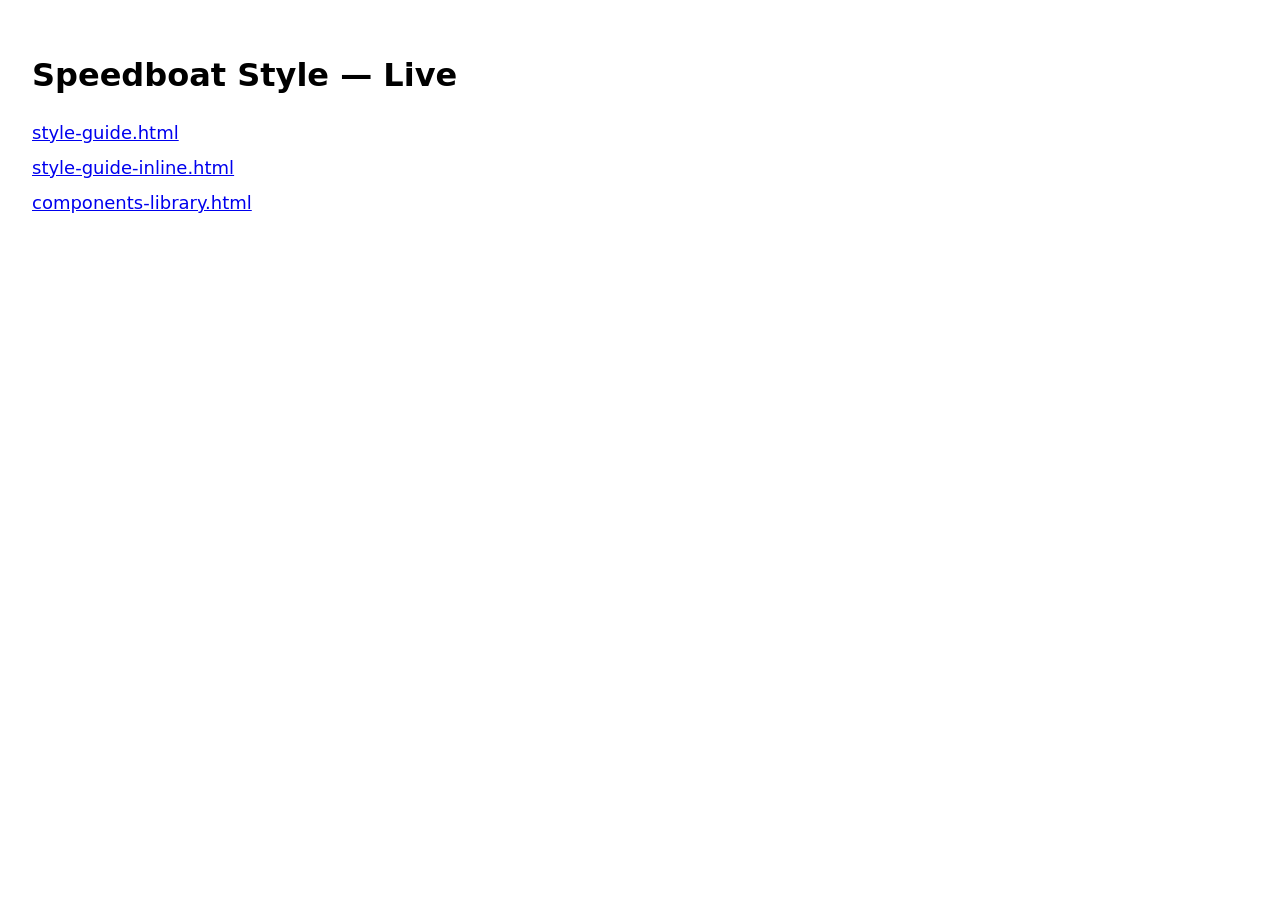
<file: index.html>
<!doctype html>
<html><head><meta charset="utf-8"><meta name="viewport" content="width=device-width, initial-scale=1"><title>Speedboat Style</title>
<style>body{font-family:system-ui,-apple-system,Segoe UI,Roboto,sans-serif;padding:24px;line-height:1.4}a{display:block;margin:10px 0;font-size:18px}</style>
</head><body>
<h1>Speedboat Style — Live</h1>
<a href="./style-guide.html">style-guide.html</a>
<a href="./style-guide-inline.html">style-guide-inline.html</a>
<a href="./components-library.html">components-library.html</a>
</body></html>
</file>
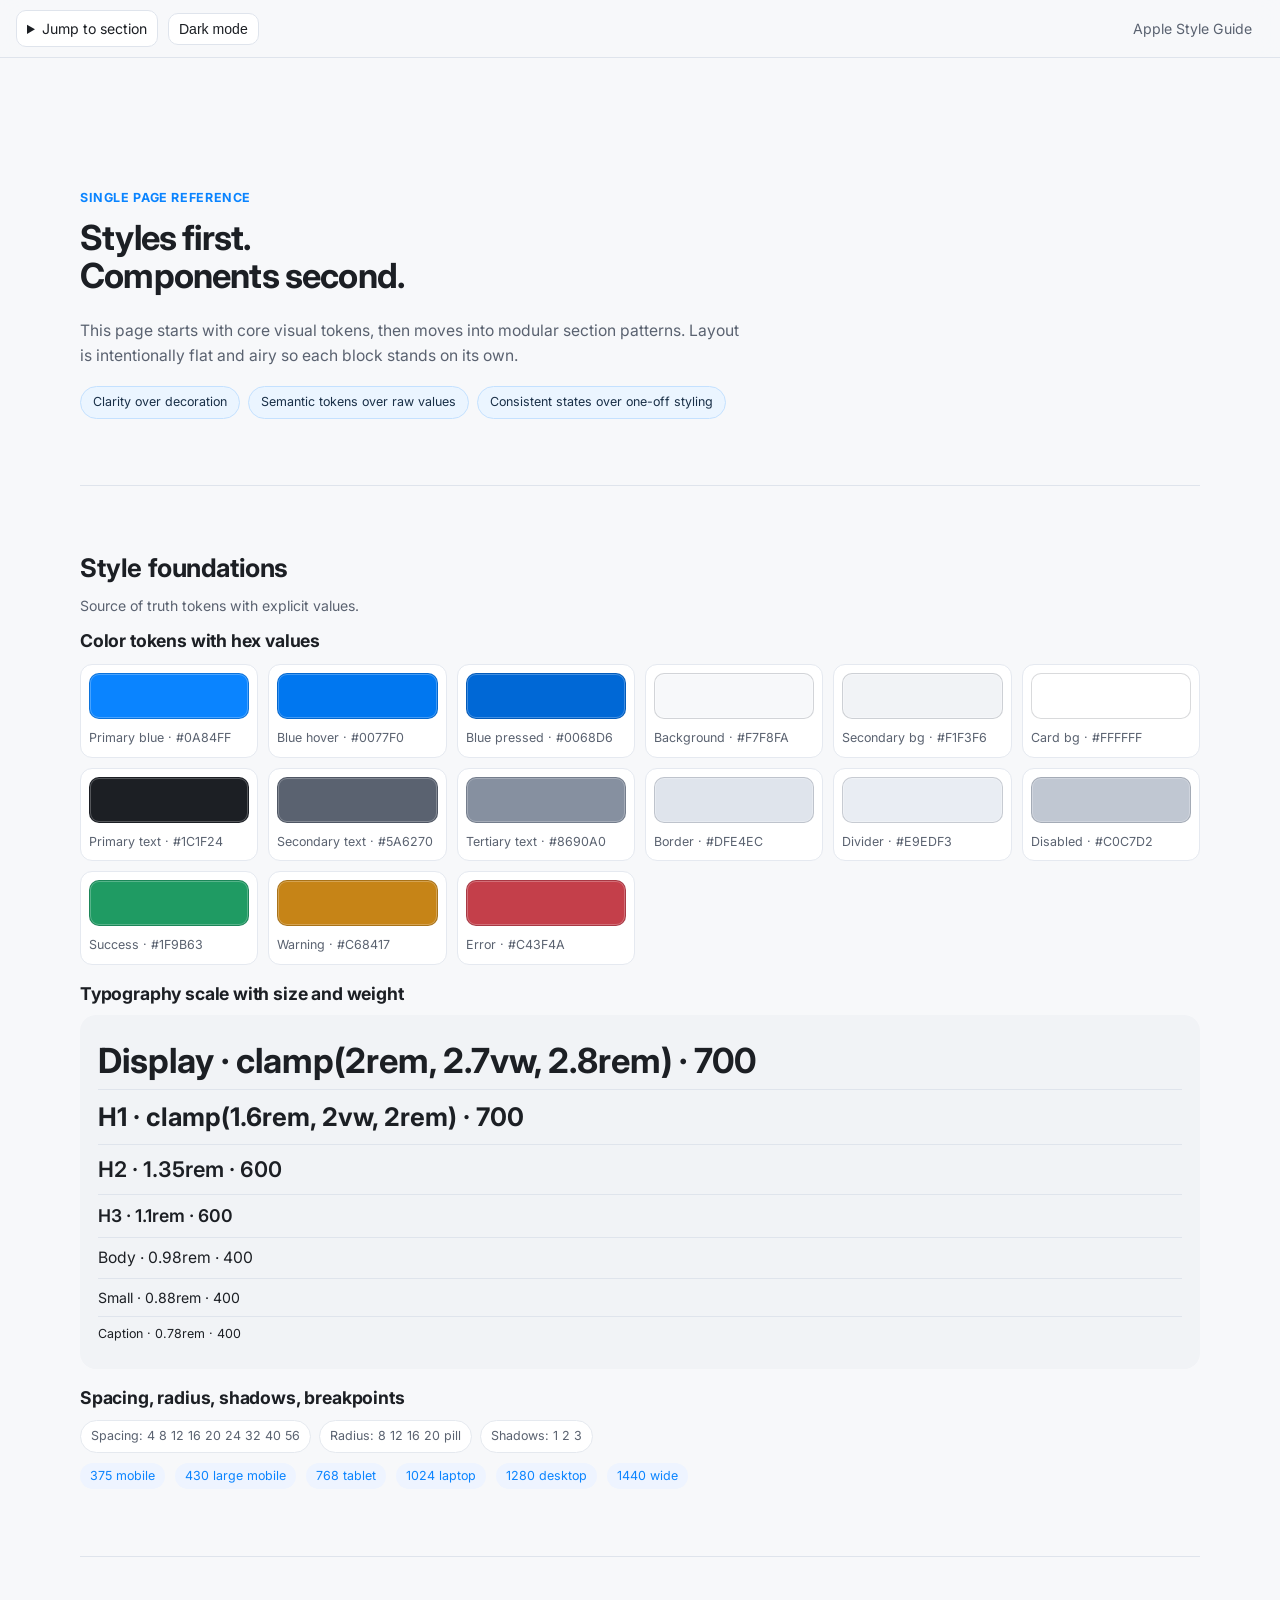
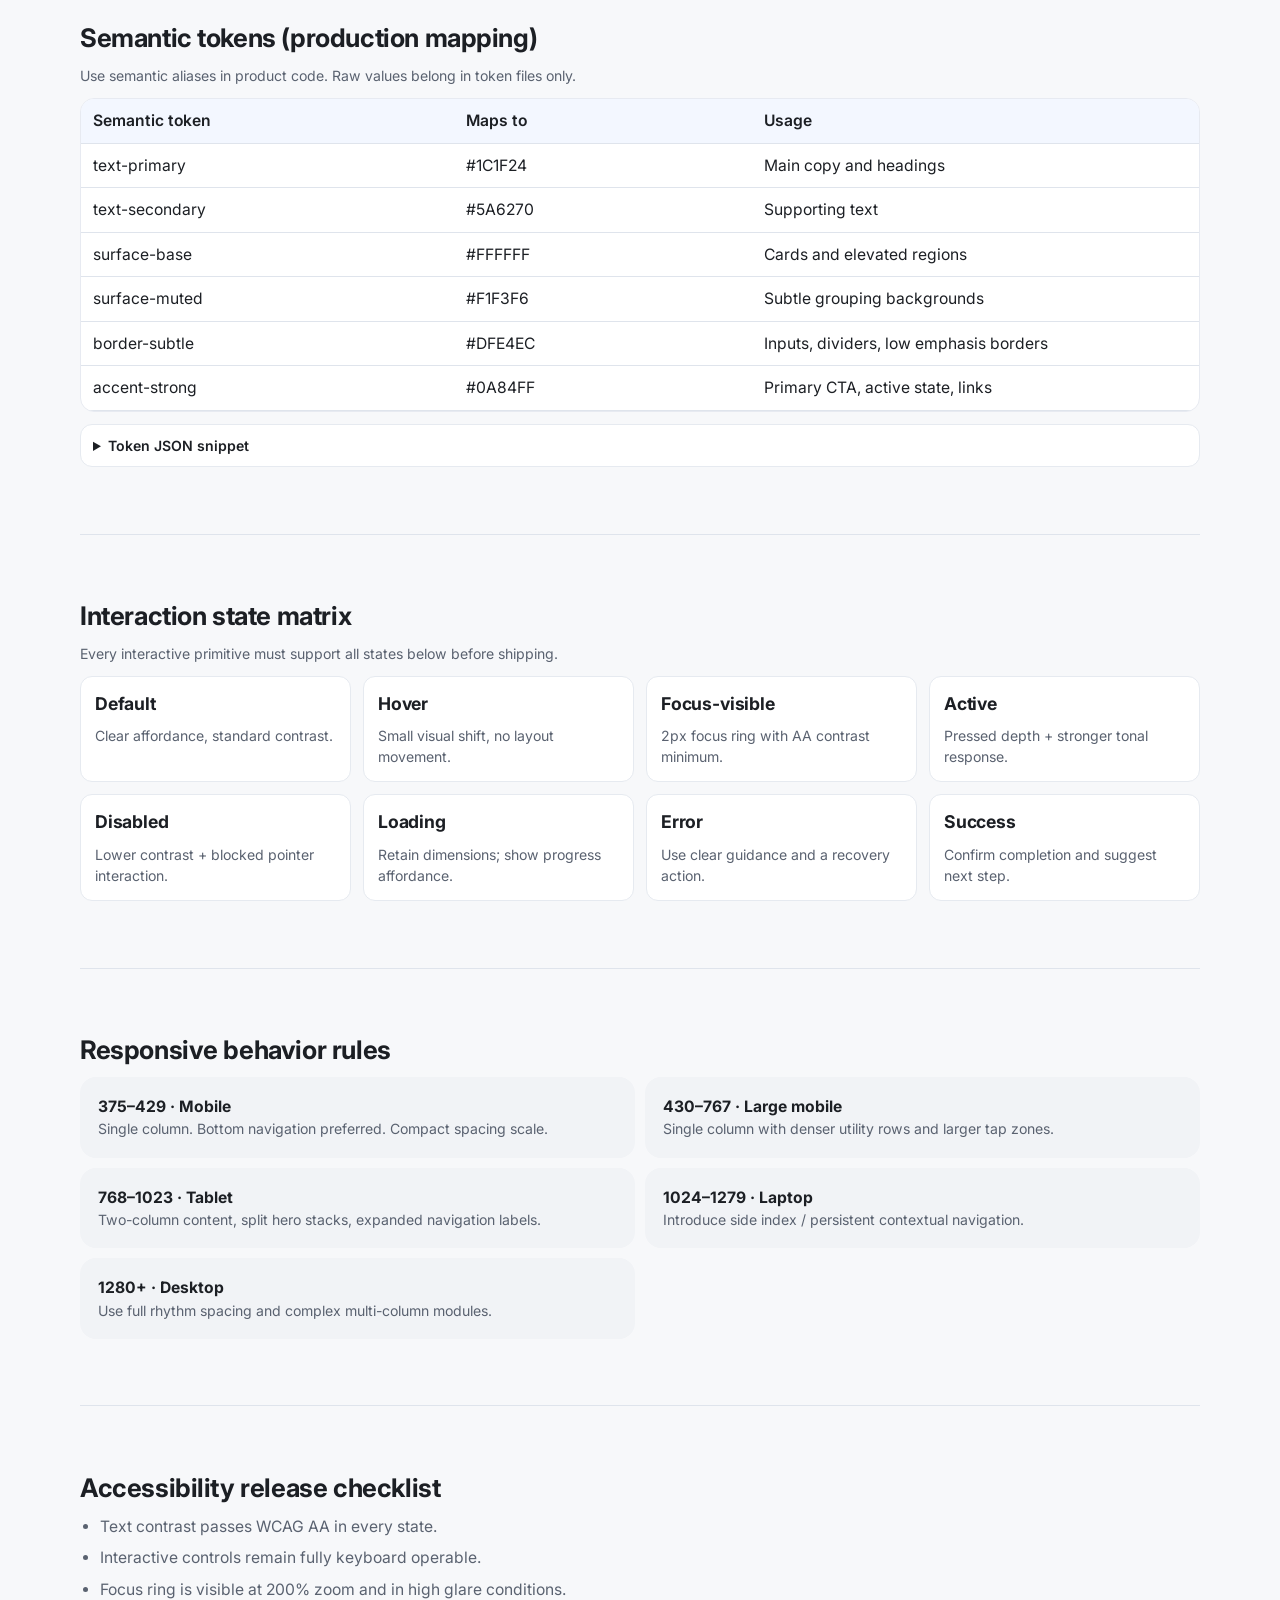
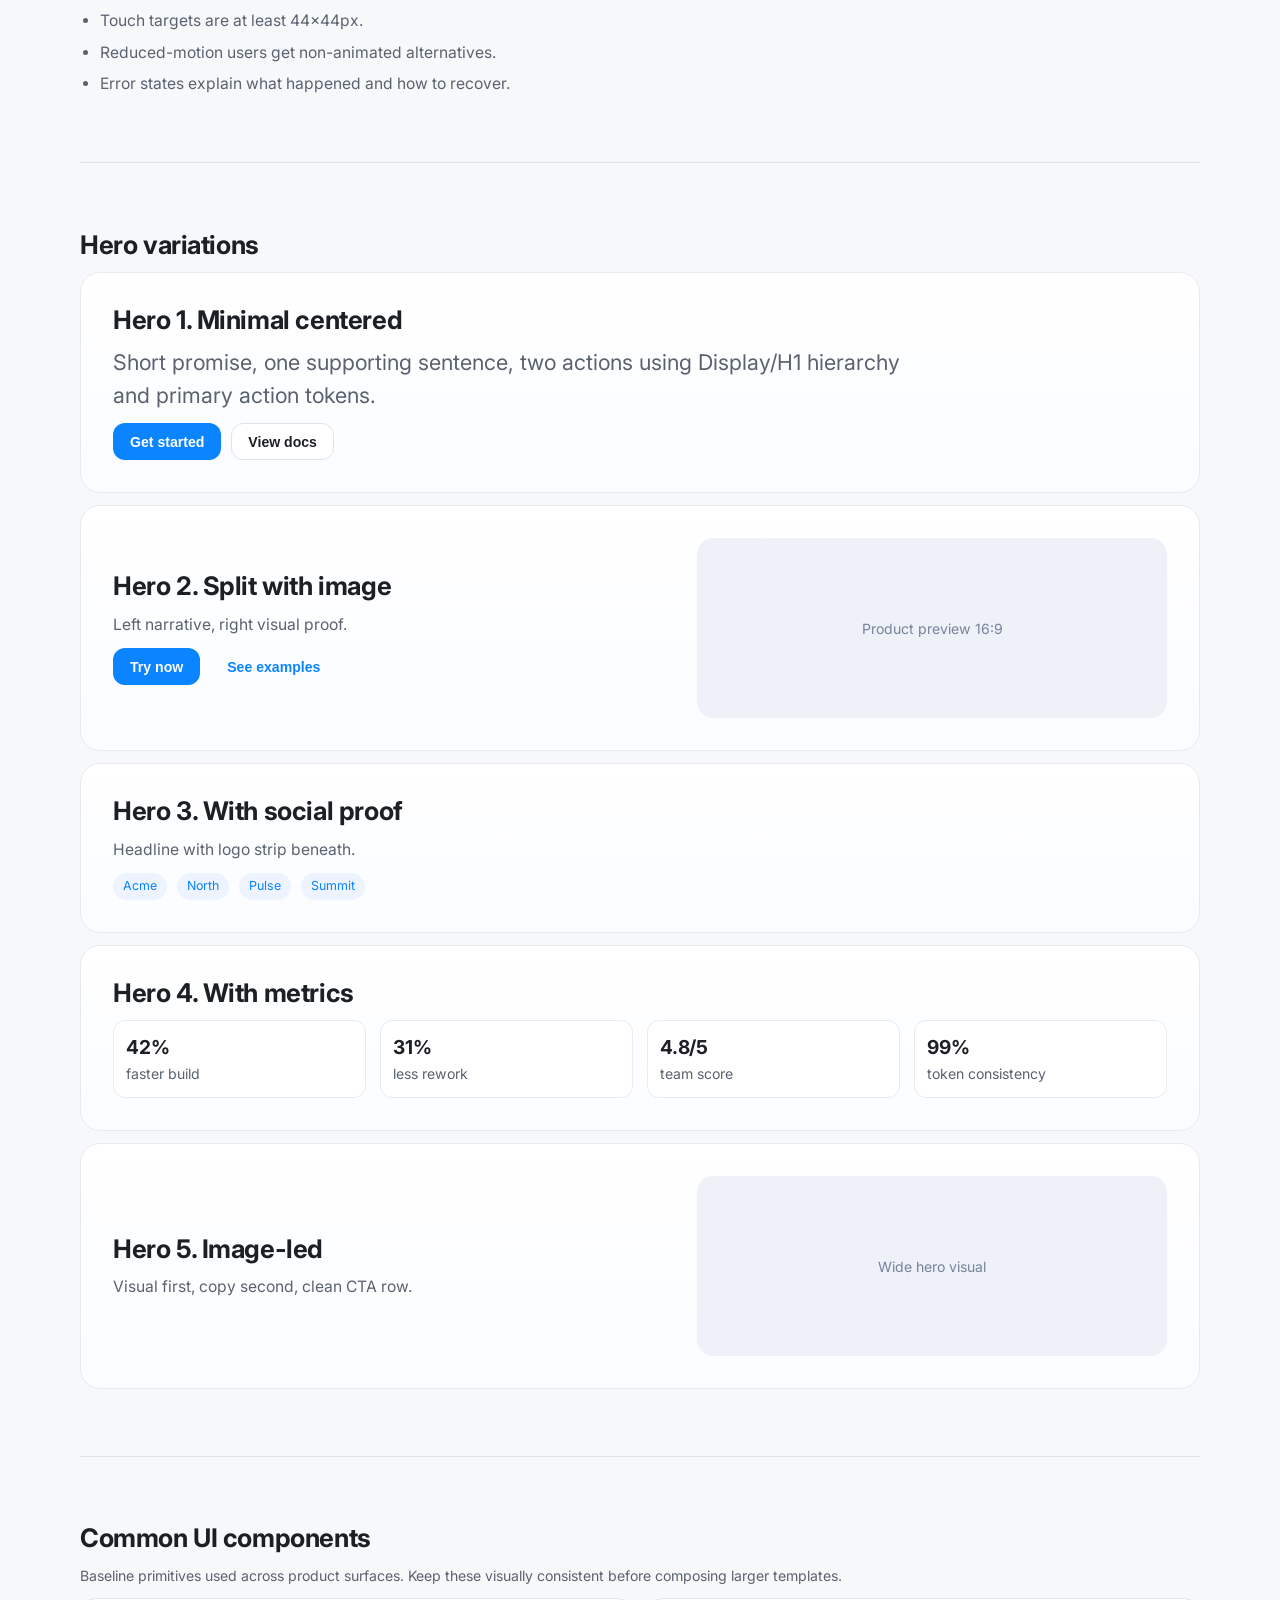
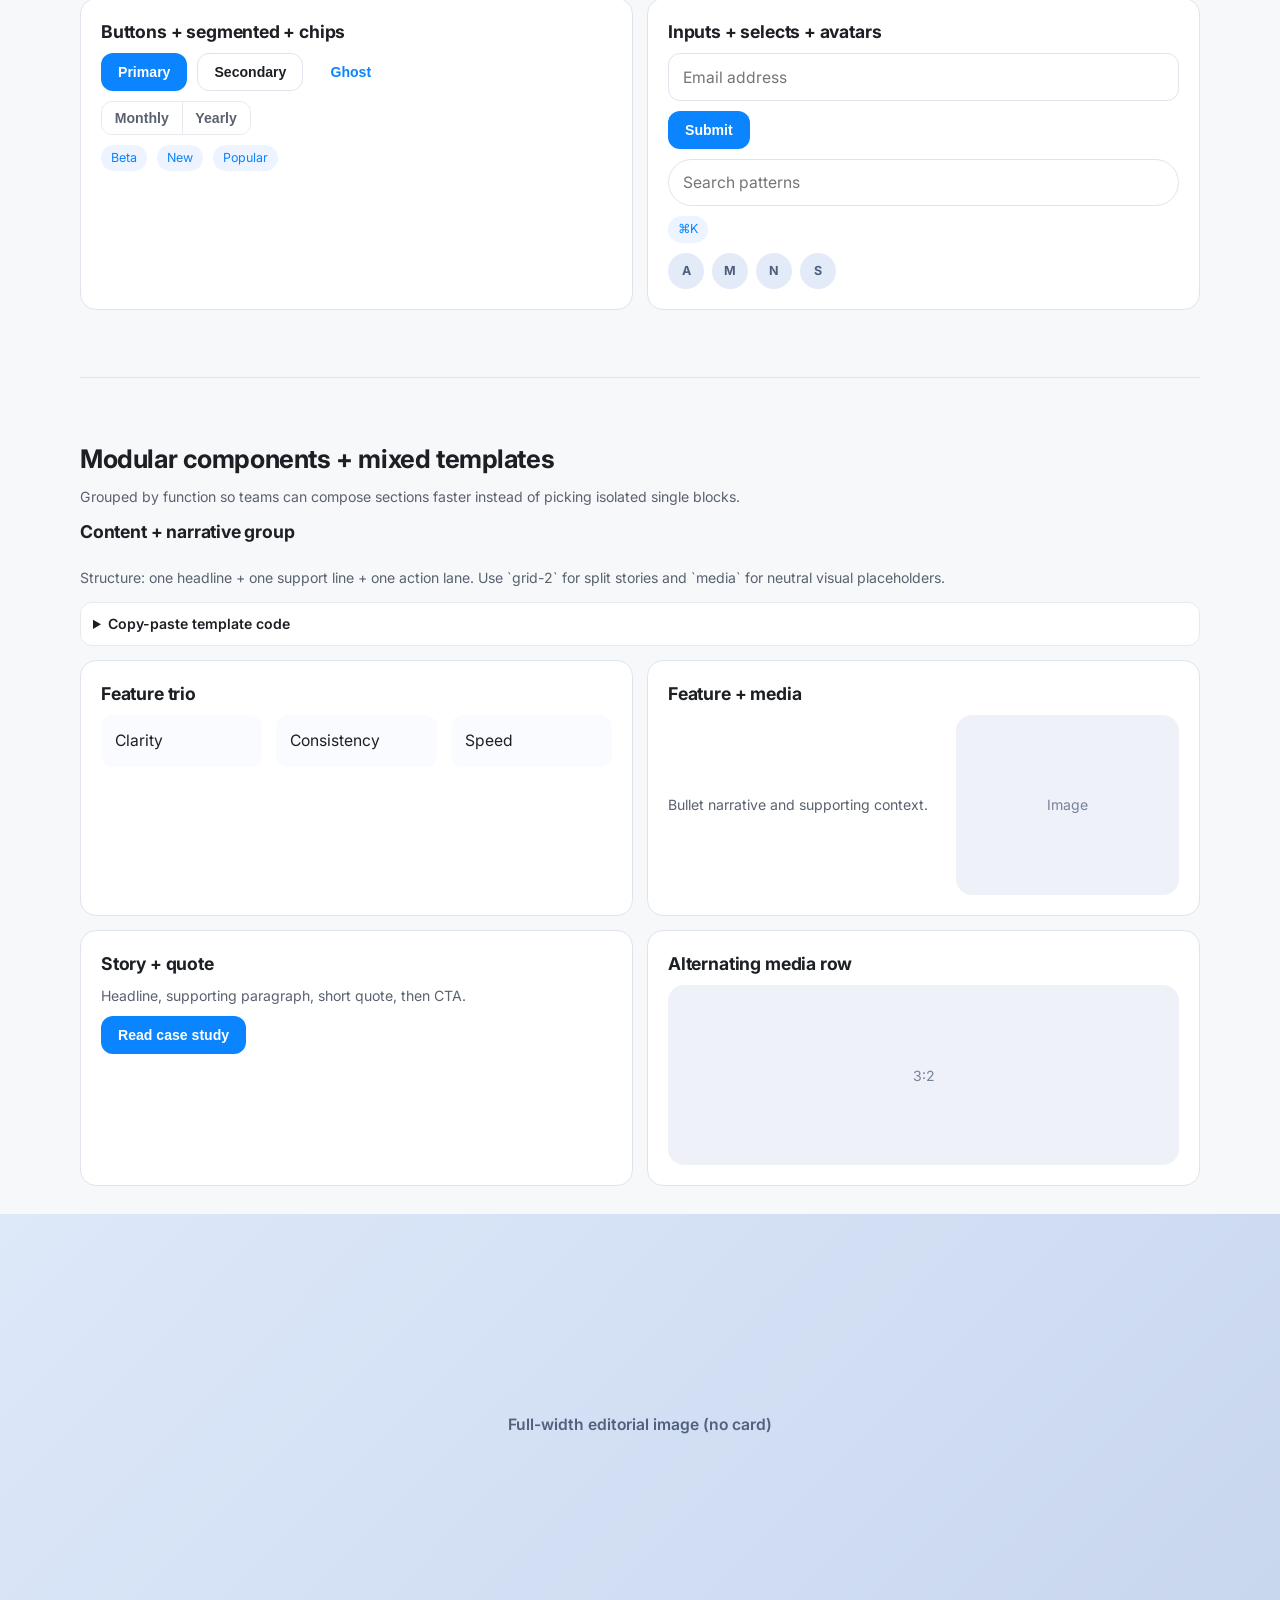
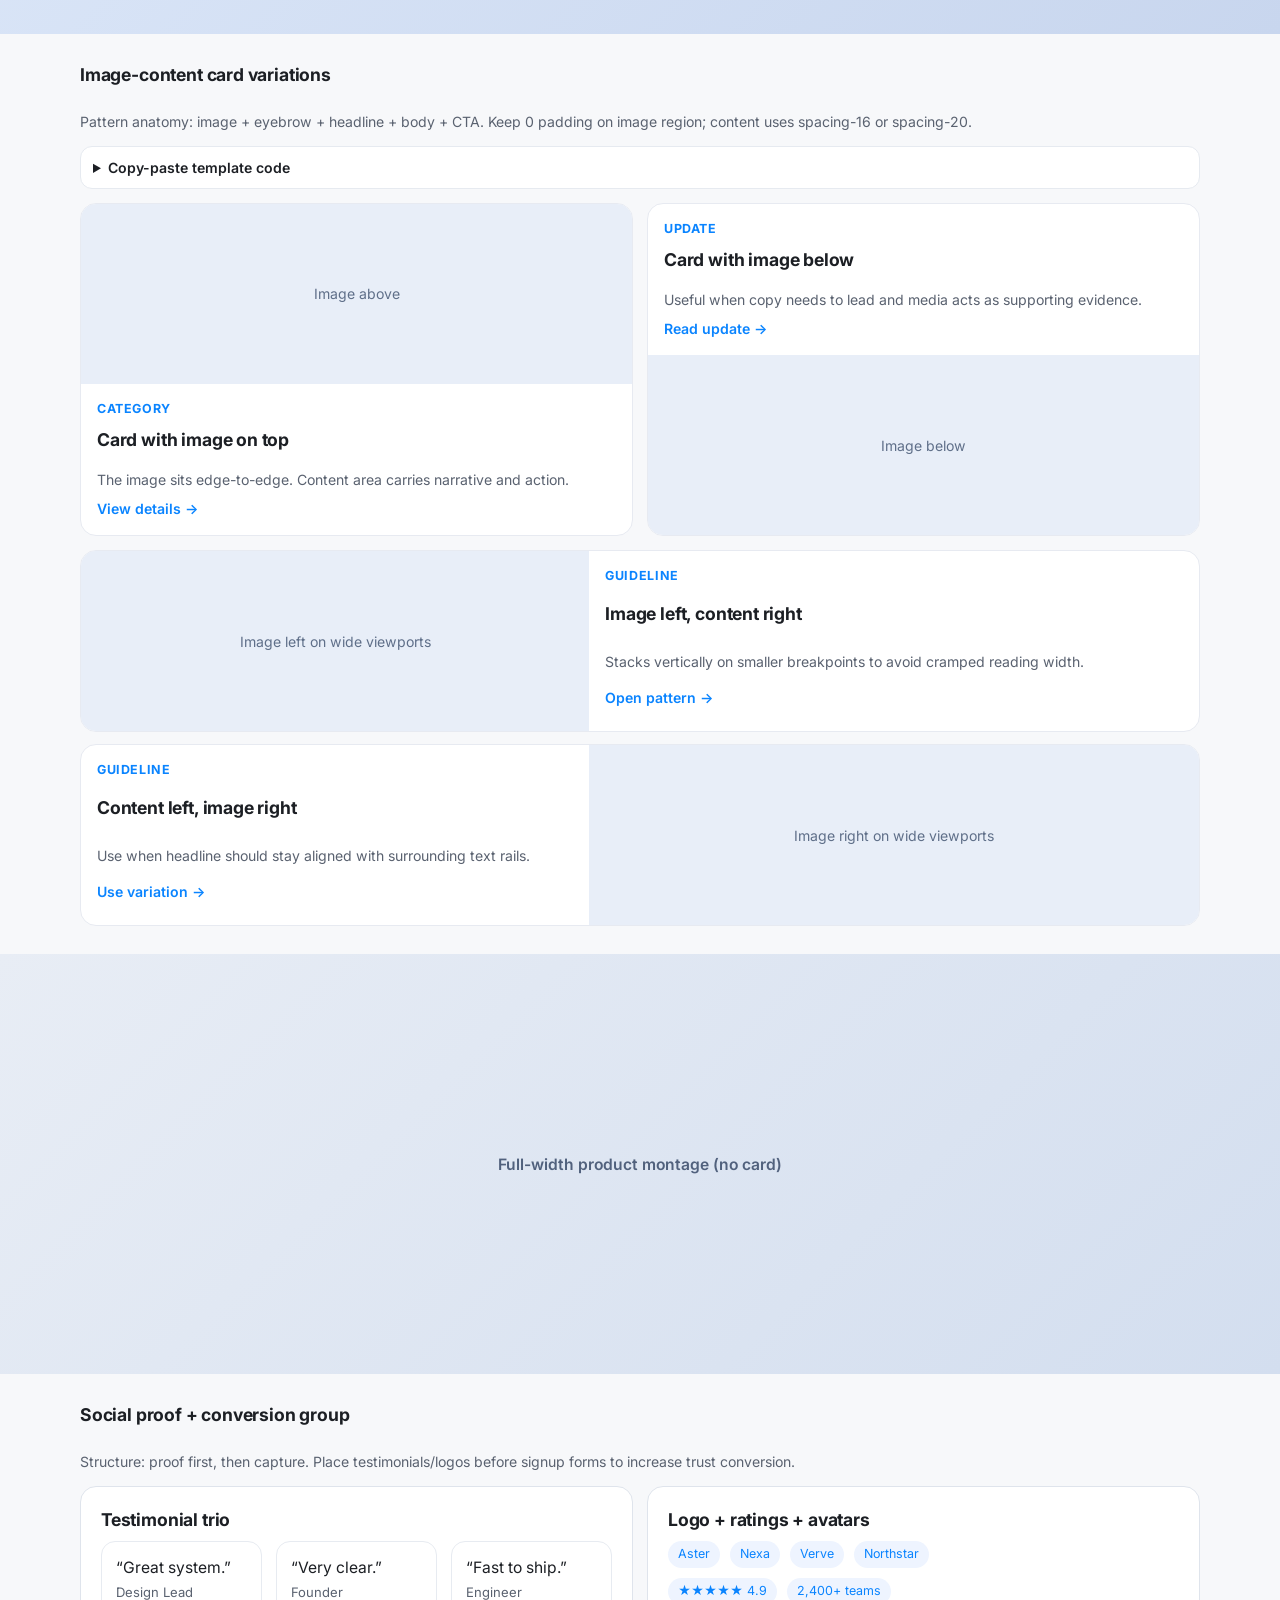
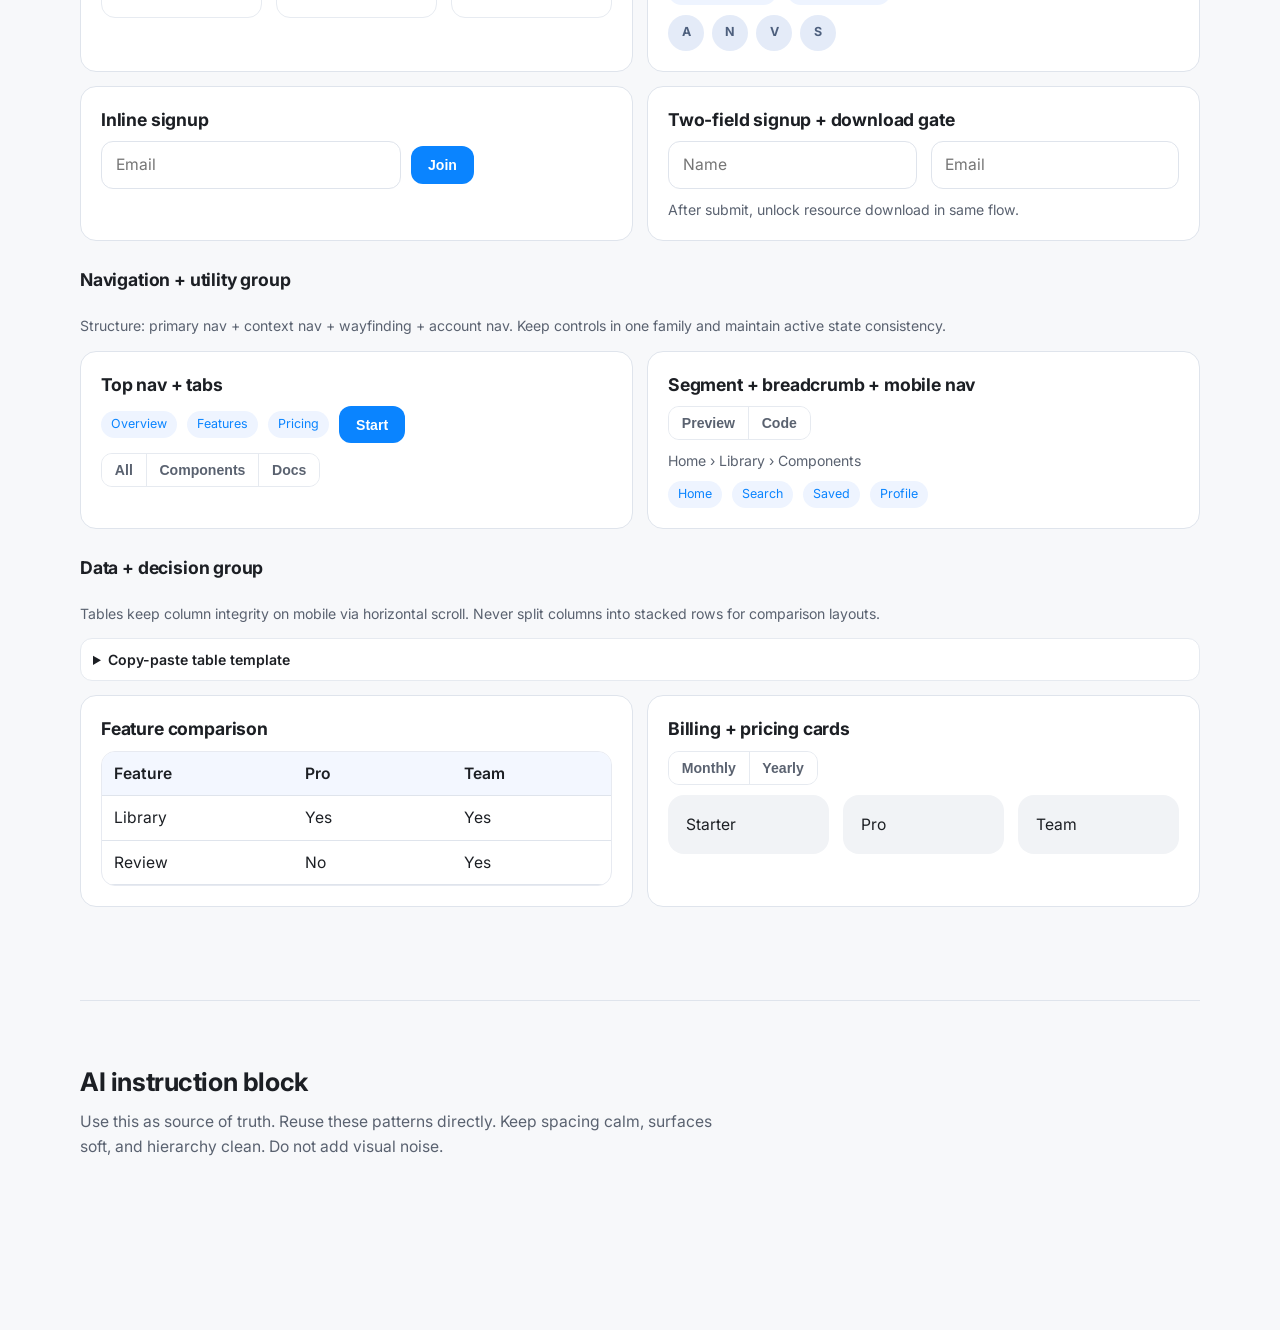
<file: components-library.html>
<!doctype html>
<html lang="en">
<head>
  <meta charset="utf-8" />
  <meta name="viewport" content="width=device-width, initial-scale=1" />
  <title>Styles and Components Library</title>
  <link rel="stylesheet" href="components-library.css" />
</head>
<body>
  <header class="top-nav">
    <button class="hamburger" aria-label="Open navigation" aria-expanded="false" aria-controls="mobile-menu">☰</button>
    <nav class="nav-links" aria-label="Section links">
      <details class="nav-dropdown">
        <summary>Jump to section</summary>
        <div class="nav-dropdown-menu">
          <a href="#intro">Overview</a>
          <a href="#foundations">Style foundations</a>
          <a href="#semantics">Semantic tokens</a>
          <a href="#states">Interaction states</a>
          <a href="#responsive-rules">Responsive rules</a>
          <a href="#a11y">Accessibility checklist</a>
          <a href="#heroes">Hero variations</a>
          <a href="#common">Common components</a>
          <a href="#components">Templates</a>
        </div>
      </details>
      <button id="theme-switch" class="theme-switch" aria-label="Toggle dark mode">Dark mode</button>
    </nav>
    <p class="site-title">Apple Style Guide</p>
  </header>

  <div id="mobile-menu" class="mobile-menu" hidden>
    <a href="#intro">Overview</a>
    <a href="#foundations">Style foundations</a>
    <a href="#semantics">Semantic tokens</a>
    <a href="#states">Interaction states</a>
    <a href="#responsive-rules">Responsive rules</a>
    <a href="#a11y">Accessibility checklist</a>
    <a href="#heroes">Hero variations</a>
    <a href="#common">Common components</a>
    <a href="#components">Templates</a>
  </div>

  <main class="page">
    <div class="library-shell">
      <div class="content">
        <section id="intro" class="section-intro">
          <p class="kicker">Single page reference</p>
          <h1>Styles first. Components second.</h1>
          <p class="lead">This page starts with core visual tokens, then moves into modular section patterns. Layout is intentionally flat and airy so each block stands on its own.</p>
          <div class="principles">
            <span class="principle">Clarity over decoration</span>
            <span class="principle">Semantic tokens over raw values</span>
            <span class="principle">Consistent states over one-off styling</span>
          </div>
        </section>

    <section id="foundations">
      <h2>Style foundations</h2>
      <p class="note" style="margin-bottom:12px">Source of truth tokens with explicit values.</p>

      <h3>Color tokens with hex values</h3>
      <div class="swatch-grid" style="margin-top:10px">
        <article class="swatch"><div class="swatch-chip" style="display:block;height:46px;border-radius:10px;border:1px solid rgba(20,28,40,.16);background:#0A84FF;"></div><small>Primary blue · #0A84FF</small></article>
        <article class="swatch"><div class="swatch-chip" style="display:block;height:46px;border-radius:10px;border:1px solid rgba(20,28,40,.16);background:#0077F0;"></div><small>Blue hover · #0077F0</small></article>
        <article class="swatch"><div class="swatch-chip" style="display:block;height:46px;border-radius:10px;border:1px solid rgba(20,28,40,.16);background:#0068D6;"></div><small>Blue pressed · #0068D6</small></article>
        <article class="swatch"><div class="swatch-chip" style="display:block;height:46px;border-radius:10px;border:1px solid rgba(20,28,40,.16);background:#F7F8FA;"></div><small>Background · #F7F8FA</small></article>
        <article class="swatch"><div class="swatch-chip" style="display:block;height:46px;border-radius:10px;border:1px solid rgba(20,28,40,.16);background:#F1F3F6;"></div><small>Secondary bg · #F1F3F6</small></article>
        <article class="swatch"><div class="swatch-chip" style="display:block;height:46px;border-radius:10px;border:1px solid rgba(20,28,40,.16);background:#FFFFFF;"></div><small>Card bg · #FFFFFF</small></article>
        <article class="swatch"><div class="swatch-chip" style="display:block;height:46px;border-radius:10px;border:1px solid rgba(20,28,40,.16);background:#1C1F24;"></div><small>Primary text · #1C1F24</small></article>
        <article class="swatch"><div class="swatch-chip" style="display:block;height:46px;border-radius:10px;border:1px solid rgba(20,28,40,.16);background:#5A6270;"></div><small>Secondary text · #5A6270</small></article>
        <article class="swatch"><div class="swatch-chip" style="display:block;height:46px;border-radius:10px;border:1px solid rgba(20,28,40,.16);background:#8690A0;"></div><small>Tertiary text · #8690A0</small></article>
        <article class="swatch"><div class="swatch-chip" style="display:block;height:46px;border-radius:10px;border:1px solid rgba(20,28,40,.16);background:#DFE4EC;"></div><small>Border · #DFE4EC</small></article>
        <article class="swatch"><div class="swatch-chip" style="display:block;height:46px;border-radius:10px;border:1px solid rgba(20,28,40,.16);background:#E9EDF3;"></div><small>Divider · #E9EDF3</small></article>
        <article class="swatch"><div class="swatch-chip" style="display:block;height:46px;border-radius:10px;border:1px solid rgba(20,28,40,.16);background:#C0C7D2;"></div><small>Disabled · #C0C7D2</small></article>
        <article class="swatch"><div class="swatch-chip" style="display:block;height:46px;border-radius:10px;border:1px solid rgba(20,28,40,.16);background:#1F9B63;"></div><small>Success · #1F9B63</small></article>
        <article class="swatch"><div class="swatch-chip" style="display:block;height:46px;border-radius:10px;border:1px solid rgba(20,28,40,.16);background:#C68417;"></div><small>Warning · #C68417</small></article>
        <article class="swatch"><div class="swatch-chip" style="display:block;height:46px;border-radius:10px;border:1px solid rgba(20,28,40,.16);background:#C43F4A;"></div><small>Error · #C43F4A</small></article>
      </div>

      <h3 style="margin-top:16px">Typography scale with size and weight</h3>
      <div class="soft" style="margin-top:8px">
        <div class="type-spec" style="font-size:var(--type-display);font-weight:700;line-height:1.15">Display · clamp(2rem, 2.7vw, 2.8rem) · 700</div>
        <div class="type-spec" style="font-size:var(--type-h1);font-weight:700">H1 · clamp(1.6rem, 2vw, 2rem) · 700</div>
        <div class="type-spec" style="font-size:var(--type-h2);font-weight:600">H2 · 1.35rem · 600</div>
        <div class="type-spec" style="font-size:var(--type-h3);font-weight:600">H3 · 1.1rem · 600</div>
        <div class="type-spec" style="font-size:var(--type-body);font-weight:400">Body · 0.98rem · 400</div>
        <div class="type-spec" style="font-size:var(--type-small);font-weight:400">Small · 0.88rem · 400</div>
        <div class="type-spec" style="font-size:var(--type-caption);font-weight:400">Caption · 0.78rem · 400</div>
      </div>

      <h3 style="margin-top:16px">Spacing, radius, shadows, breakpoints</h3>
      <div class="scale-row" style="margin-top:8px">
        <span class="scale-pill">Spacing: 4 8 12 16 20 24 32 40 56</span>
        <span class="scale-pill">Radius: 8 12 16 20 pill</span>
        <span class="scale-pill">Shadows: 1 2 3</span>
      </div>
      <div class="row" style="margin-top:10px">
        <span class="tag">375 mobile</span><span class="tag">430 large mobile</span><span class="tag">768 tablet</span><span class="tag">1024 laptop</span><span class="tag">1280 desktop</span><span class="tag">1440 wide</span>
      </div>
    </section>

    <section id="semantics">
      <h2>Semantic tokens (production mapping)</h2>
      <p class="note" style="margin-bottom:12px">Use semantic aliases in product code. Raw values belong in token files only.</p>
      <div class="table semantic-table">
        <div class="head"><div>Semantic token</div><div>Maps to</div><div>Usage</div></div>
        <div class="r"><div>text-primary</div><div>#1C1F24</div><div>Main copy and headings</div></div>
        <div class="r"><div>text-secondary</div><div>#5A6270</div><div>Supporting text</div></div>
        <div class="r"><div>surface-base</div><div>#FFFFFF</div><div>Cards and elevated regions</div></div>
        <div class="r"><div>surface-muted</div><div>#F1F3F6</div><div>Subtle grouping backgrounds</div></div>
        <div class="r"><div>border-subtle</div><div>#DFE4EC</div><div>Inputs, dividers, low emphasis borders</div></div>
        <div class="r"><div>accent-strong</div><div>#0A84FF</div><div>Primary CTA, active state, links</div></div>
      </div>
      <details class="copy-toggle" style="margin-top:12px">
        <summary>Token JSON snippet</summary>
        <div class="code-wrap"><button class="copy-btn" data-copy-target="token-json">Copy</button><pre id="token-json">{
  "color": {
    "text-primary": "#1C1F24",
    "text-secondary": "#5A6270",
    "surface-base": "#FFFFFF",
    "surface-muted": "#F1F3F6",
    "border-subtle": "#DFE4EC",
    "accent-strong": "#0A84FF"
  },
  "space": [4, 8, 12, 16, 20, 24, 32, 40, 56],
  "radius": { "sm": 8, "md": 12, "lg": 16, "xl": 20, "pill": 999 },
  "motion": { "fast": "120ms", "base": "200ms", "slow": "320ms" }
}</pre></div>
      </details>
    </section>

    <section id="states">
      <h2>Interaction state matrix</h2>
      <p class="note" style="margin-bottom:12px">Every interactive primitive must support all states below before shipping.</p>
      <div class="state-grid">
        <article class="state-card"><h3>Default</h3><p class="note">Clear affordance, standard contrast.</p></article>
        <article class="state-card"><h3>Hover</h3><p class="note">Small visual shift, no layout movement.</p></article>
        <article class="state-card"><h3>Focus-visible</h3><p class="note">2px focus ring with AA contrast minimum.</p></article>
        <article class="state-card"><h3>Active</h3><p class="note">Pressed depth + stronger tonal response.</p></article>
        <article class="state-card"><h3>Disabled</h3><p class="note">Lower contrast + blocked pointer interaction.</p></article>
        <article class="state-card"><h3>Loading</h3><p class="note">Retain dimensions; show progress affordance.</p></article>
        <article class="state-card"><h3>Error</h3><p class="note">Use clear guidance and a recovery action.</p></article>
        <article class="state-card"><h3>Success</h3><p class="note">Confirm completion and suggest next step.</p></article>
      </div>
    </section>

    <section id="responsive-rules">
      <h2>Responsive behavior rules</h2>
      <div class="rule-grid">
        <article class="soft"><strong>375–429 · Mobile</strong><p class="note">Single column. Bottom navigation preferred. Compact spacing scale.</p></article>
        <article class="soft"><strong>430–767 · Large mobile</strong><p class="note">Single column with denser utility rows and larger tap zones.</p></article>
        <article class="soft"><strong>768–1023 · Tablet</strong><p class="note">Two-column content, split hero stacks, expanded navigation labels.</p></article>
        <article class="soft"><strong>1024–1279 · Laptop</strong><p class="note">Introduce side index / persistent contextual navigation.</p></article>
        <article class="soft"><strong>1280+ · Desktop</strong><p class="note">Use full rhythm spacing and complex multi-column modules.</p></article>
      </div>
    </section>

    <section id="a11y">
      <h2>Accessibility release checklist</h2>
      <ul class="checklist">
        <li>Text contrast passes WCAG AA in every state.</li>
        <li>Interactive controls remain fully keyboard operable.</li>
        <li>Focus ring is visible at 200% zoom and in high glare conditions.</li>
        <li>Touch targets are at least 44×44px.</li>
        <li>Reduced-motion users get non-animated alternatives.</li>
        <li>Error states explain what happened and how to recover.</li>
      </ul>
    </section>

    <section id="heroes">
      <h2>Hero variations</h2>

      <article class="hero" style="margin-top:12px">
        <h2>Hero 1. Minimal centered</h2>
        <p style="font-size:var(--type-h2)">Short promise, one supporting sentence, two actions using Display/H1 hierarchy and primary action tokens.</p>
        <div class="row" style="margin-top:12px"><button class="btn btn-primary">Get started</button><button class="btn btn-secondary">View docs</button></div>
      </article>

      <article class="hero hero-split" style="margin-top:12px">
        <div>
          <h2>Hero 2. Split with image</h2>
          <p>Left narrative, right visual proof.</p>
          <div class="row" style="margin-top:12px"><button class="btn btn-primary">Try now</button><button class="btn btn-ghost">See examples</button></div>
        </div>
        <aside class="media">Product preview 16:9</aside>
      </article>

      <article class="hero" style="margin-top:12px">
        <h2>Hero 3. With social proof</h2>
        <p>Headline with logo strip beneath.</p>
        <div class="row" style="margin-top:12px"><span class="tag">Acme</span><span class="tag">North</span><span class="tag">Pulse</span><span class="tag">Summit</span></div>
      </article>

      <article class="hero" style="margin-top:12px">
        <h2>Hero 4. With metrics</h2>
        <div class="grid-4" style="margin-top:10px">
          <div class="stat"><strong>42%</strong><span class="note">faster build</span></div>
          <div class="stat"><strong>31%</strong><span class="note">less rework</span></div>
          <div class="stat"><strong>4.8/5</strong><span class="note">team score</span></div>
          <div class="stat"><strong>99%</strong><span class="note">token consistency</span></div>
        </div>
      </article>

      <article class="hero hero-split" style="margin-top:12px">
        <div>
          <h2>Hero 5. Image-led</h2>
          <p>Visual first, copy second, clean CTA row.</p>
        </div>
        <aside class="media">Wide hero visual</aside>
      </article>
    </section>

    <section id="common">
      <h2>Common UI components</h2>
      <p class="note" style="margin-bottom:12px">Baseline primitives used across product surfaces. Keep these visually consistent before composing larger templates.</p>
      <div class="grid-2">
        <article class="block">
          <h3>Buttons + segmented + chips</h3>
          <div class="row" style="margin-bottom:10px"><button class="btn btn-primary">Primary</button><button class="btn btn-secondary">Secondary</button><button class="btn btn-ghost">Ghost</button></div>
          <div class="segmented" style="margin-bottom:10px"><button class="btn btn-secondary">Monthly</button><button class="btn btn-primary">Yearly</button></div>
          <div class="row"><span class="tag">Beta</span><span class="tag">New</span><span class="tag">Popular</span></div>
        </article>
        <article class="block">
          <h3>Inputs + selects + avatars</h3>
          <div class="row" style="margin-bottom:10px"><input class="input" placeholder="Email address"><button class="btn btn-primary">Submit</button></div>
          <div class="row" style="margin-bottom:10px"><input class="search" placeholder="Search patterns"><span class="tag">⌘K</span></div>
          <div class="avatar-row"><span class="avatar">A</span><span class="avatar">M</span><span class="avatar">N</span><span class="avatar">S</span></div>
        </article>
      </div>
    </section>

    <section id="components">
      <h2>Modular components + mixed templates</h2>
      <p class="note" style="margin-bottom:12px">Grouped by function so teams can compose sections faster instead of picking isolated single blocks.</p>

      <article class="group">
        <h3>Content + narrative group</h3>
        <p class="note">Structure: one headline + one support line + one action lane. Use `grid-2` for split stories and `media` for neutral visual placeholders.</p>
        <details class="copy-toggle">
          <summary>Copy-paste template code</summary>
          <div class="code-wrap"><button class="copy-btn" data-copy-target="tpl-content">Copy</button><pre id="tpl-content">&lt;section class="grid-2"&gt;
  &lt;article class="block"&gt;
    &lt;h3&gt;Feature trio&lt;/h3&gt;
    &lt;div class="grid-3"&gt;...&lt;/div&gt;
  &lt;/article&gt;
  &lt;article class="block"&gt;
    &lt;h3&gt;Feature + media&lt;/h3&gt;
    &lt;div class="hero-split"&gt;...&lt;/div&gt;
  &lt;/article&gt;
&lt;/section&gt;</pre></div>
        </details>
        <div class="grid-2">
          <div class="block"><h3>Feature trio</h3><div class="grid-3"><div class="feature">Clarity</div><div class="feature">Consistency</div><div class="feature">Speed</div></div></div>
          <div class="block"><h3>Feature + media</h3><div class="hero-split"><div class="note">Bullet narrative and supporting context.</div><div class="media">Image</div></div></div>
          <div class="block"><h3>Story + quote</h3><p class="note">Headline, supporting paragraph, short quote, then CTA.</p><div class="row" style="margin-top:10px"><button class="btn btn-primary">Read case study</button></div></div>
          <div class="block"><h3>Alternating media row</h3><div class="media">3:2</div></div>
        </div>
      </article>

      <figure class="full-bleed-media" aria-label="Full width image template">Full-width editorial image (no card)</figure>

      <article class="group">
        <h3>Image-content card variations</h3>
        <p class="note">Pattern anatomy: image + eyebrow + headline + body + CTA. Keep 0 padding on image region; content uses spacing-16 or spacing-20.</p>
        <details class="copy-toggle">
          <summary>Copy-paste template code</summary>
          <div class="code-wrap"><button class="copy-btn" data-copy-target="tpl-media-card">Copy</button><pre id="tpl-media-card">&lt;article class="media-card media-card-side"&gt;
  &lt;div class="media-card-image"&gt;Image&lt;/div&gt;
  &lt;div class="media-card-body"&gt;
    &lt;p class="kicker"&gt;Category&lt;/p&gt;
    &lt;h3&gt;Headline&lt;/h3&gt;
    &lt;p class="note"&gt;Body copy...&lt;/p&gt;
    &lt;a class="link" href="#"&gt;CTA →&lt;/a&gt;
  &lt;/div&gt;
&lt;/article&gt;</pre></div>
        </details>
        <div class="grid-2">
          <article class="media-card">
            <div class="media-card-image">Image above</div>
            <div class="media-card-body"><p class="kicker">Category</p><h3>Card with image on top</h3><p class="note">The image sits edge-to-edge. Content area carries narrative and action.</p><a href="#" class="link">View details →</a></div>
          </article>
          <article class="media-card media-card-bottom">
            <div class="media-card-body"><p class="kicker">Update</p><h3>Card with image below</h3><p class="note">Useful when copy needs to lead and media acts as supporting evidence.</p><a href="#" class="link">Read update →</a></div>
            <div class="media-card-image">Image below</div>
          </article>
        </div>
        <div class="media-side-grid">
          <article class="media-card media-card-side">
            <div class="media-card-image">Image left on wide viewports</div>
            <div class="media-card-body"><p class="kicker">Guideline</p><h3>Image left, content right</h3><p class="note">Stacks vertically on smaller breakpoints to avoid cramped reading width.</p><a href="#" class="link">Open pattern →</a></div>
          </article>
          <article class="media-card media-card-side media-card-side-reverse">
            <div class="media-card-image">Image right on wide viewports</div>
            <div class="media-card-body"><p class="kicker">Guideline</p><h3>Content left, image right</h3><p class="note">Use when headline should stay aligned with surrounding text rails.</p><a href="#" class="link">Use variation →</a></div>
          </article>
        </div>
      </article>

      <figure class="full-bleed-media alt" aria-label="Full width image template">Full-width product montage (no card)</figure>

      <article class="group">
        <h3>Social proof + conversion group</h3>
        <p class="note">Structure: proof first, then capture. Place testimonials/logos before signup forms to increase trust conversion.</p>
        <div class="grid-2">
          <div class="block"><h3>Testimonial trio</h3><div class="grid-3"><article class="review"><blockquote>“Great system.”</blockquote><small>Design Lead</small></article><article class="review"><blockquote>“Very clear.”</blockquote><small>Founder</small></article><article class="review"><blockquote>“Fast to ship.”</blockquote><small>Engineer</small></article></div></div>
          <div class="block"><h3>Logo + ratings + avatars</h3><div class="row" style="margin-bottom:10px"><span class="tag">Aster</span><span class="tag">Nexa</span><span class="tag">Verve</span><span class="tag">Northstar</span></div><div class="row" style="margin-bottom:10px"><span class="tag">★★★★★ 4.9</span><span class="tag">2,400+ teams</span></div><div class="avatar-row"><span class="avatar">A</span><span class="avatar">N</span><span class="avatar">V</span><span class="avatar">S</span></div></div>
          <div class="block"><h3>Inline signup</h3><div class="row"><input class="input" style="max-width:300px" placeholder="Email"><button class="btn btn-primary">Join</button></div></div>
          <div class="block"><h3>Two-field signup + download gate</h3><div class="grid-2"><input class="input" placeholder="Name"><input class="input" placeholder="Email"></div><p class="note" style="margin-top:10px">After submit, unlock resource download in same flow.</p></div>
        </div>
      </article>

      <article class="group">
        <h3>Navigation + utility group</h3>
        <p class="note">Structure: primary nav + context nav + wayfinding + account nav. Keep controls in one family and maintain active state consistency.</p>
        <div class="grid-2">
          <div class="block"><h3>Top nav + tabs</h3><div class="row" style="margin-bottom:10px"><span class="tag">Overview</span><span class="tag">Features</span><span class="tag">Pricing</span><button class="btn btn-primary">Start</button></div><div class="segmented" role="tablist" aria-label="Library tabs"><button class="btn btn-secondary">All</button><button class="btn btn-primary">Components</button><button class="btn btn-secondary">Docs</button></div></div>
          <div class="block"><h3>Segment + breadcrumb + mobile nav</h3><div class="segmented" style="margin-bottom:10px" role="tablist" aria-label="View mode"><button class="btn btn-secondary">Preview</button><button class="btn btn-primary">Code</button></div><p class="note" style="margin-bottom:10px">Home › Library › Components</p><div class="row"><span class="tag">Home</span><span class="tag">Search</span><span class="tag">Saved</span><span class="tag">Profile</span></div></div>
        </div>
      </article>

      <article class="group">
        <h3>Data + decision group</h3>
        <p class="note">Tables keep column integrity on mobile via horizontal scroll. Never split columns into stacked rows for comparison layouts.</p>
        <details class="copy-toggle">
          <summary>Copy-paste table template</summary>
          <div class="code-wrap"><button class="copy-btn" data-copy-target="tpl-table">Copy</button><pre id="tpl-table">&lt;div class="table"&gt;
  &lt;div class="head"&gt;
    &lt;div&gt;Feature&lt;/div&gt;&lt;div&gt;Pro&lt;/div&gt;&lt;div&gt;Team&lt;/div&gt;
  &lt;/div&gt;
  &lt;div class="r"&gt;
    &lt;div&gt;Library&lt;/div&gt;&lt;div&gt;Yes&lt;/div&gt;&lt;div&gt;Yes&lt;/div&gt;
  &lt;/div&gt;
&lt;/div&gt;</pre></div>
        </details>
        <div class="grid-2">
          <div class="block"><h3>Feature comparison</h3><div class="table"><div class="head"><div>Feature</div><div>Pro</div><div>Team</div></div><div class="r"><div>Library</div><div>Yes</div><div>Yes</div></div><div class="r"><div>Review</div><div>No</div><div>Yes</div></div></div></div>
          <div class="block"><h3>Billing + pricing cards</h3><div class="segmented" style="margin-bottom:10px" role="tablist" aria-label="Billing interval"><button class="btn btn-secondary">Monthly</button><button class="btn btn-primary">Yearly</button></div><div class="grid-3"><div class="soft">Starter</div><div class="soft">Pro</div><div class="soft">Team</div></div></div>
        </div>
      </article>
    </section>

    <section>
      <h2>AI instruction block</h2>
      <p class="lead">Use this as source of truth. Reuse these patterns directly. Keep spacing calm, surfaces soft, and hierarchy clean. Do not add visual noise.</p>
    </section>

    <!--
      AI SOURCE OF TRUTH
      Reuse these styles and section patterns as-is.
      Keep Inter, primary blue actions, soft greys, and restrained spacing.
      Avoid card nesting, heavy borders, loud gradients, and decorative clutter.
      Adapt content and structure, not the visual language.
    -->
      </div>
    </div>
  </main>
  <script>
    const themeSwitch = document.getElementById('theme-switch');
    const savedTheme = localStorage.getItem('site-theme');
    if (savedTheme) document.documentElement.setAttribute('data-theme', savedTheme);
    themeSwitch.textContent = document.documentElement.getAttribute('data-theme') === 'dark' ? 'Light mode' : 'Dark mode';

    themeSwitch?.addEventListener('click', () => {
      const isDark = document.documentElement.getAttribute('data-theme') === 'dark';
      const next = isDark ? 'light' : 'dark';
      if (next === 'light') document.documentElement.removeAttribute('data-theme');
      else document.documentElement.setAttribute('data-theme', 'dark');
      localStorage.setItem('site-theme', next);
      themeSwitch.textContent = next === 'dark' ? 'Light mode' : 'Dark mode';
    });

    const menuButton = document.querySelector('.hamburger');
    const mobileMenu = document.getElementById('mobile-menu');
    menuButton?.addEventListener('click', () => {
      const isHidden = mobileMenu.hasAttribute('hidden');
      if (isHidden) mobileMenu.removeAttribute('hidden');
      else mobileMenu.setAttribute('hidden', '');
      menuButton.setAttribute('aria-expanded', String(isHidden));
    });

    mobileMenu?.querySelectorAll('a').forEach((link) => {
      link.addEventListener('click', () => {
        mobileMenu.setAttribute('hidden', '');
        menuButton?.setAttribute('aria-expanded', 'false');
      });
    });

    document.querySelectorAll('.copy-btn').forEach((button) => {
      button.addEventListener('click', async () => {
        const targetId = button.getAttribute('data-copy-target');
        const block = document.getElementById(targetId);
        if (!block) return;
        try {
          await navigator.clipboard.writeText(block.textContent.trim());
          const original = button.textContent;
          button.textContent = 'Copied';
          setTimeout(() => (button.textContent = original), 1200);
        } catch {
          button.textContent = 'Copy failed';
          setTimeout(() => (button.textContent = 'Copy'), 1200);
        }
      });
    });
  </script>
</body>
</html>
</file>
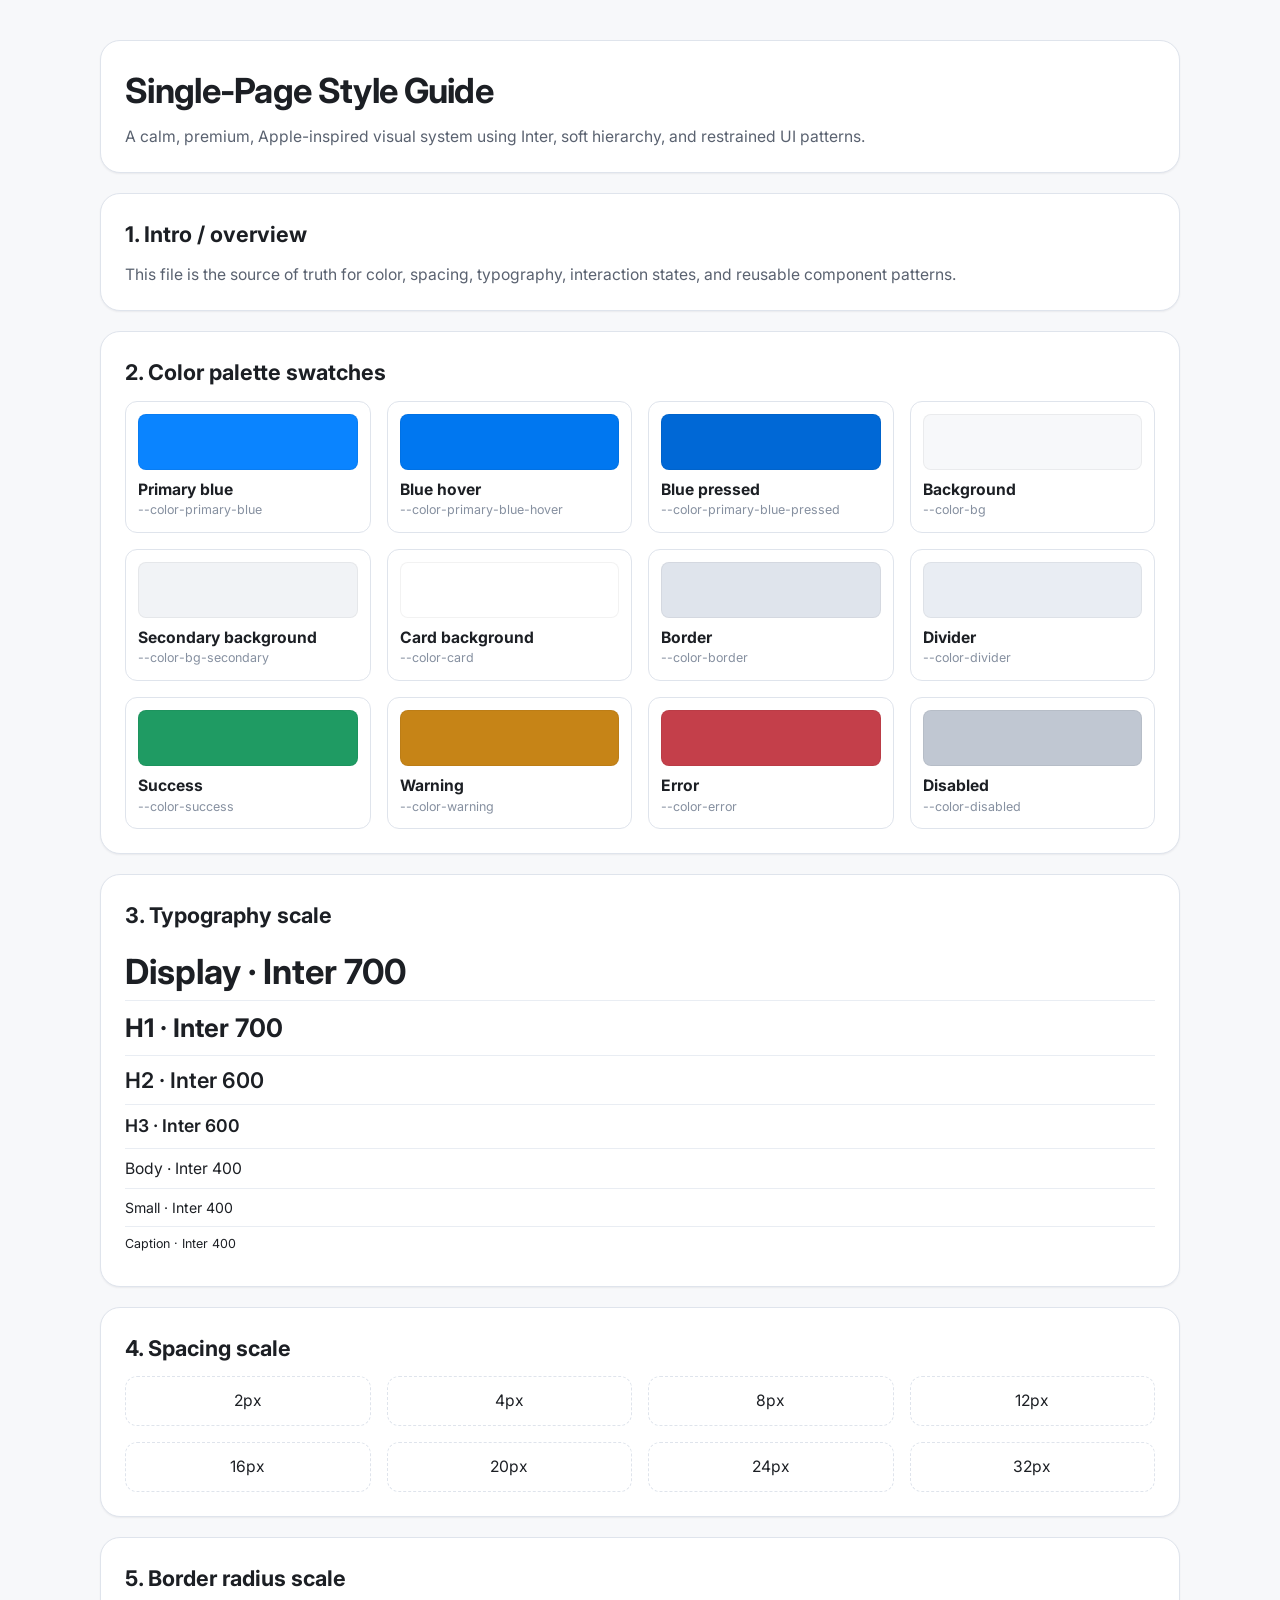
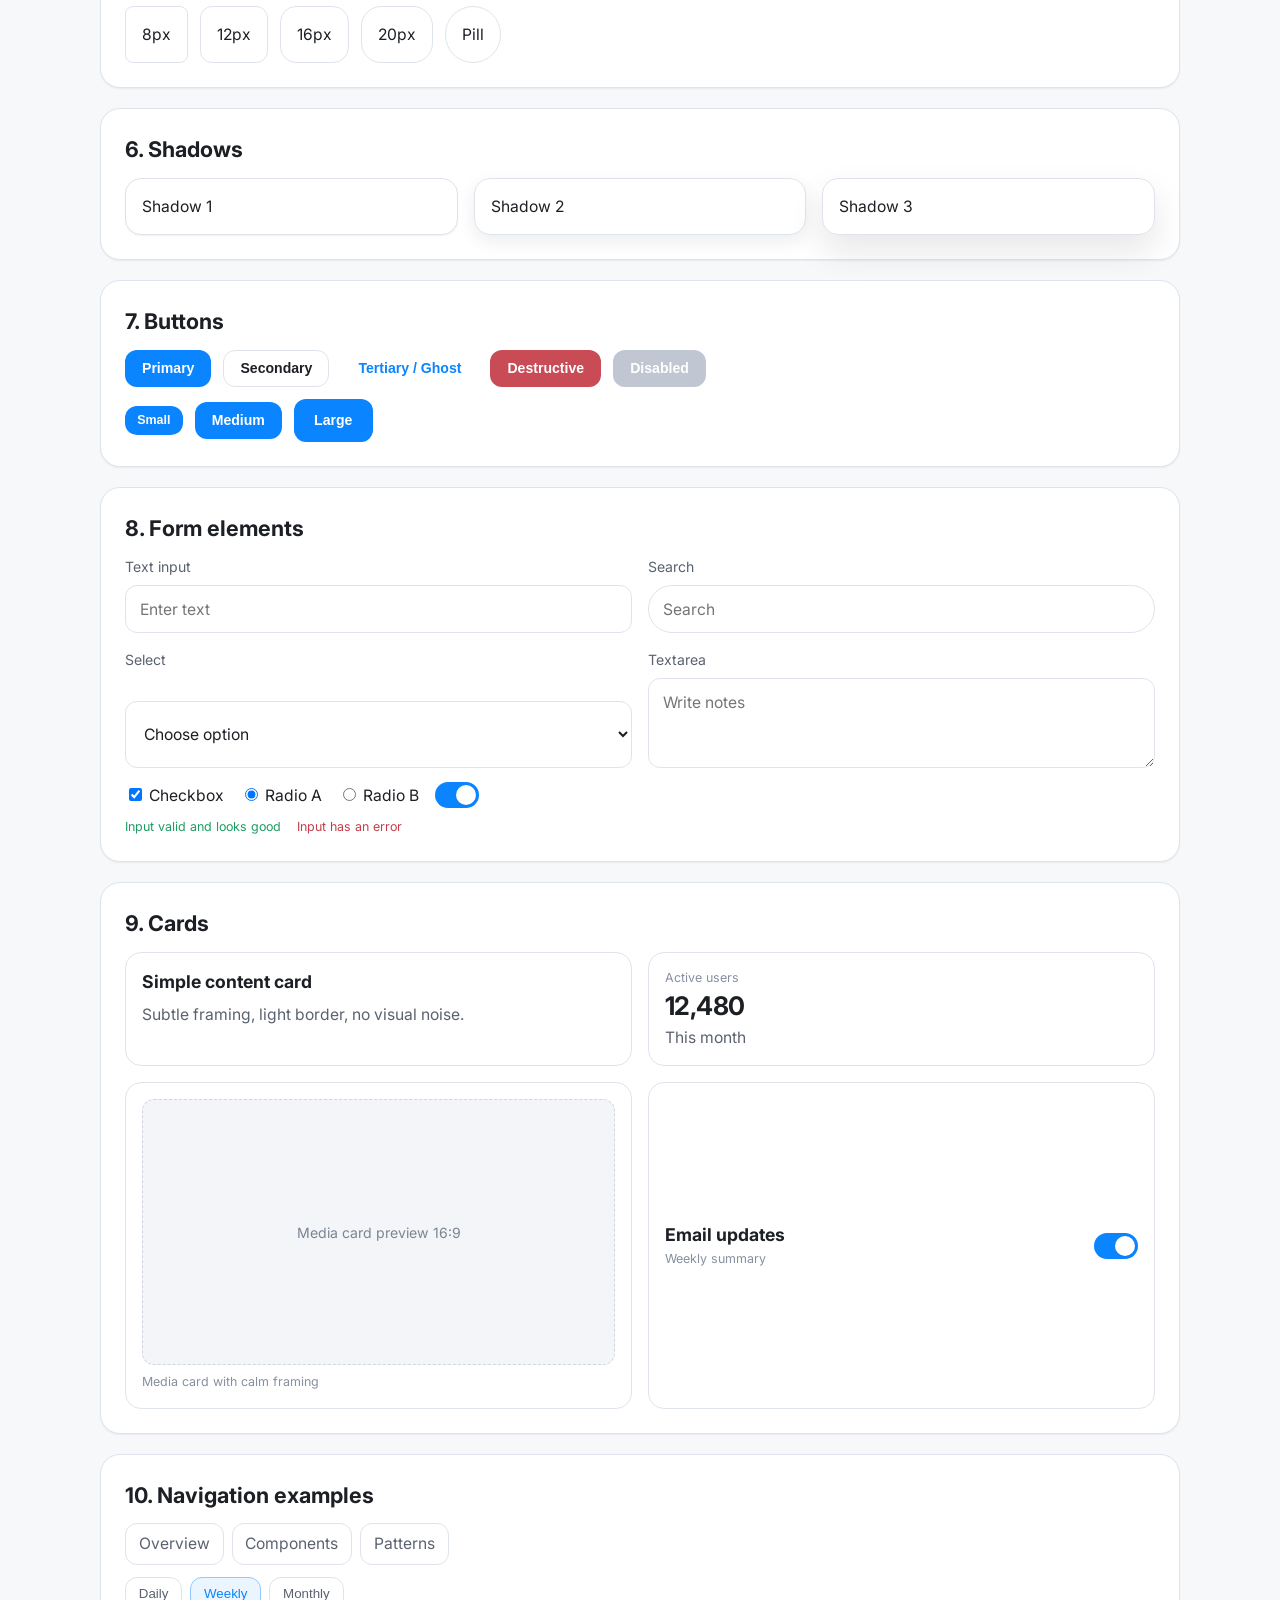
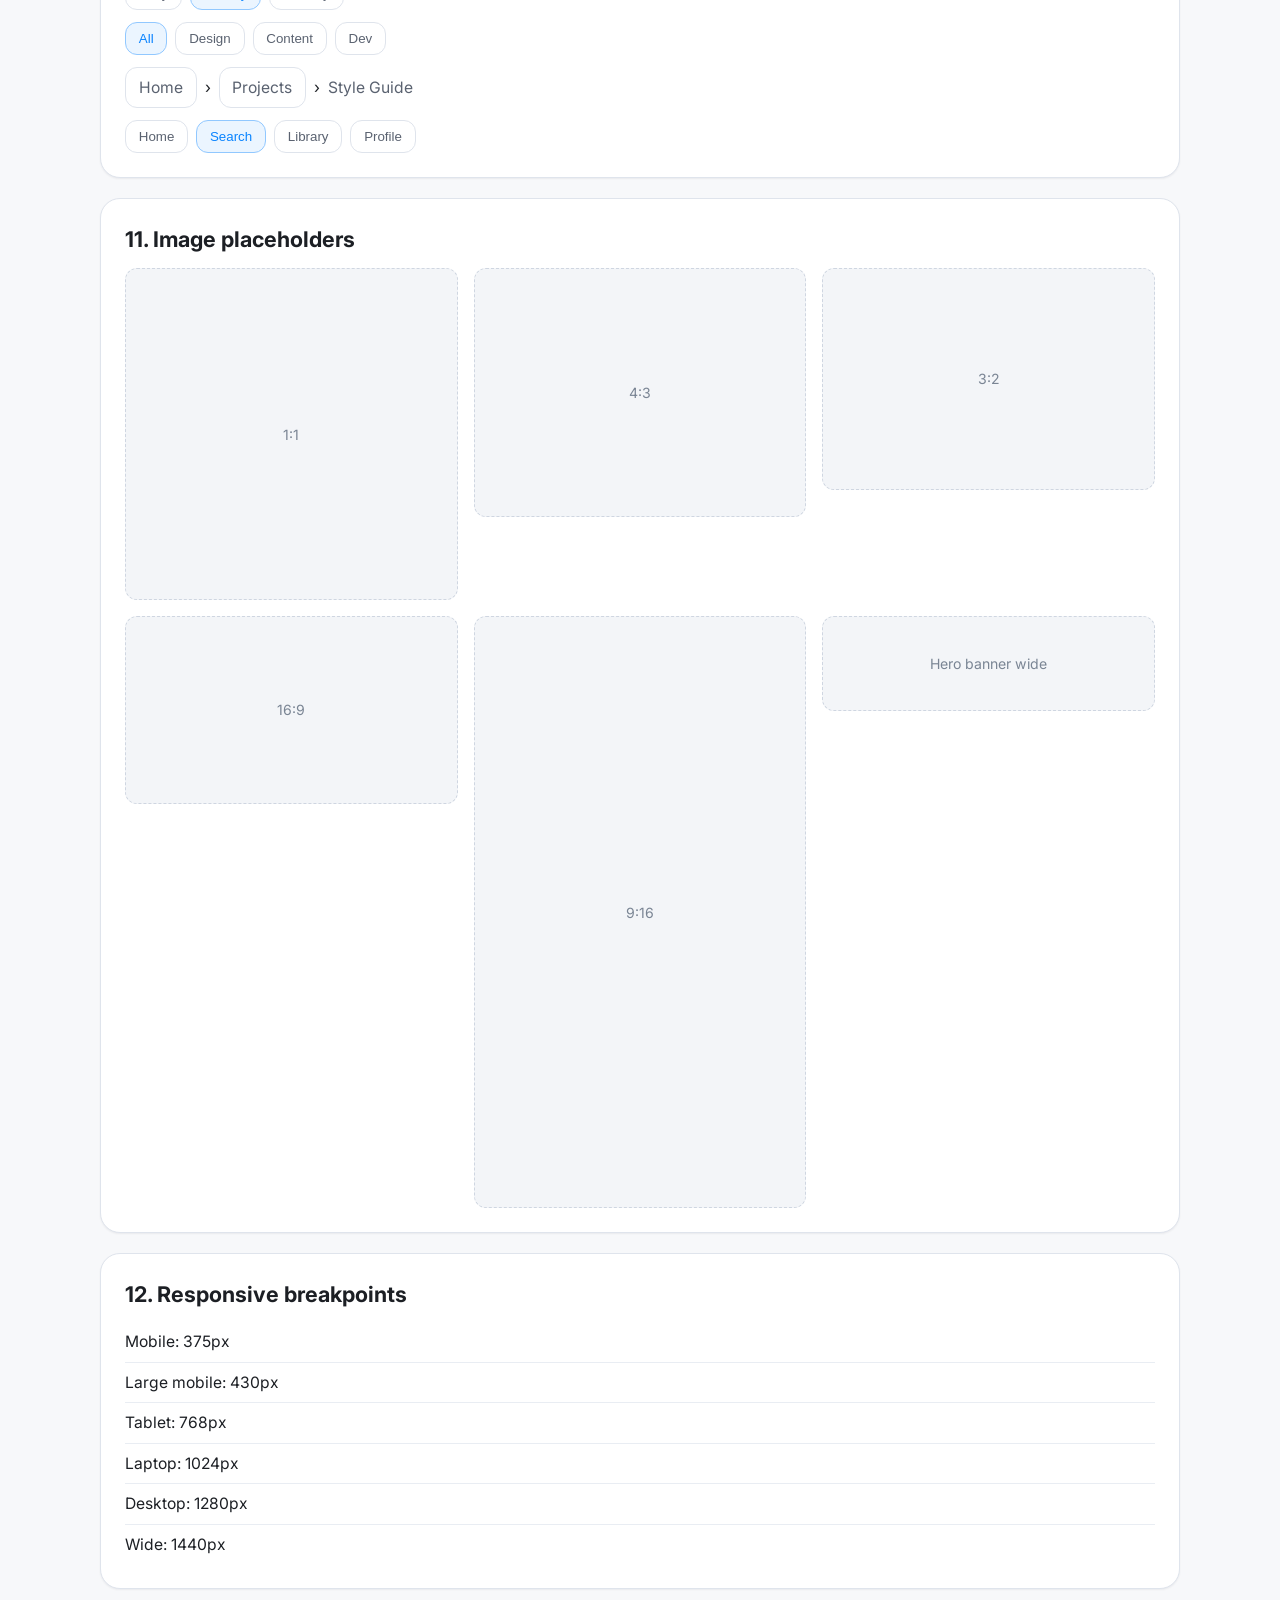
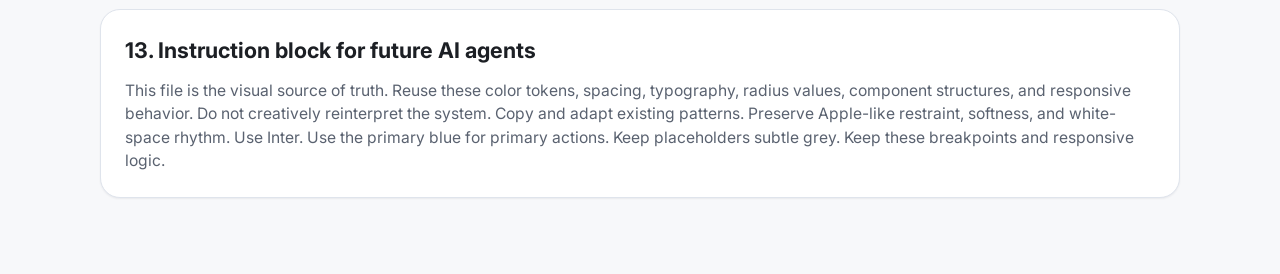
<file: style-guide-inline.html>
<!doctype html>
<html lang="en">
<head>
  <meta charset="utf-8" />
  <meta name="viewport" content="width=device-width, initial-scale=1" />
  <title>Apple-Inspired Style Guide</title>
  <style>
@import url('https://fonts.googleapis.com/css2?family=Inter:wght@400;500;600;700;800&display=swap');

:root {
  /* Core colors */
  --color-primary-blue: #0a84ff;
  --color-primary-blue-hover: #0077f0;
  --color-primary-blue-pressed: #0068d6;

  --color-bg: #f7f8fa;
  --color-bg-secondary: #f1f3f6;
  --color-card: #ffffff;

  --color-text-primary: #1c1f24;
  --color-text-secondary: #5a6270;
  --color-text-tertiary: #8690a0;

  --color-border: #dfe4ec;
  --color-divider: #e9edf3;

  --color-success: #1f9b63;
  --color-warning: #c68417;
  --color-error: #c43f4a;
  --color-disabled: #c0c7d2;

  /* Typography scale */
  --type-display: clamp(2rem, 2.7vw, 2.8rem);
  --type-h1: clamp(1.6rem, 2vw, 2rem);
  --type-h2: 1.35rem;
  --type-h3: 1.1rem;
  --type-body: 0.98rem;
  --type-small: 0.88rem;
  --type-caption: 0.78rem;

  /* Spacing */
  --space-2: 0.125rem;
  --space-4: 0.25rem;
  --space-8: 0.5rem;
  --space-12: 0.75rem;
  --space-16: 1rem;
  --space-20: 1.25rem;
  --space-24: 1.5rem;
  --space-32: 2rem;
  --space-40: 2.5rem;
  --space-56: 3.5rem;

  /* Radius */
  --radius-8: 8px;
  --radius-12: 12px;
  --radius-16: 16px;
  --radius-20: 20px;
  --radius-pill: 999px;

  /* Shadows */
  --shadow-1: 0 1px 2px rgba(16, 24, 40, 0.06);
  --shadow-2: 0 6px 18px rgba(16, 24, 40, 0.08);
  --shadow-3: 0 16px 34px rgba(16, 24, 40, 0.1);

  /* Breakpoints */
  --bp-mobile: 375px;
  --bp-mobile-lg: 430px;
  --bp-tablet: 768px;
  --bp-laptop: 1024px;
  --bp-desktop: 1280px;
  --bp-wide: 1440px;
}

* { box-sizing: border-box; }

body {
  margin: 0;
  font-family: 'Inter', -apple-system, BlinkMacSystemFont, 'Segoe UI', sans-serif;
  background: var(--color-bg);
  color: var(--color-text-primary);
  font-size: var(--type-body);
  line-height: 1.5;
}

.container {
  max-width: 1120px;
  margin: 0 auto;
  padding: var(--space-40) var(--space-20) var(--space-56);
}

.section {
  background: var(--color-card);
  border: 1px solid var(--color-border);
  border-radius: var(--radius-20);
  padding: var(--space-24);
  margin-bottom: var(--space-20);
  box-shadow: var(--shadow-1);
}

h1, h2, h3, p { margin: 0; }

h1 { font-size: var(--type-display); letter-spacing: -0.02em; margin-bottom: var(--space-8); }
h2 { font-size: var(--type-h2); margin-bottom: var(--space-12); }
h3 { font-size: var(--type-h3); margin-bottom: var(--space-8); }
.muted { color: var(--color-text-secondary); }
.caption { font-size: var(--type-caption); color: var(--color-text-tertiary); }

.grid { display: grid; gap: var(--space-16); }
.grid-2 { grid-template-columns: repeat(2, minmax(0, 1fr)); }
.grid-3 { grid-template-columns: repeat(3, minmax(0, 1fr)); }
.grid-4 { grid-template-columns: repeat(4, minmax(0, 1fr)); }

.swatch {
  border: 1px solid var(--color-border);
  border-radius: var(--radius-12);
  padding: var(--space-12);
  background: #fff;
}
.swatch-color {
  height: 56px;
  border-radius: var(--radius-8);
  border: 1px solid rgba(0,0,0,0.05);
  margin-bottom: var(--space-8);
}

.type-line { padding: var(--space-8) 0; border-bottom: 1px solid var(--color-divider); }
.type-line:last-child { border-bottom: 0; }

.scale-item {
  border: 1px dashed var(--color-border);
  border-radius: var(--radius-12);
  padding: var(--space-12);
  text-align: center;
}

.demo-row { display: flex; flex-wrap: wrap; gap: var(--space-12); align-items: center; }

.btn {
  border: 1px solid transparent;
  border-radius: var(--radius-12);
  padding: 0.6rem 1rem;
  font-weight: 600;
  font-size: var(--type-small);
  cursor: pointer;
}
.btn:focus-visible,
.input:focus-visible,
.select:focus-visible,
.textarea:focus-visible,
.search:focus-visible {
  outline: 2px solid color-mix(in srgb, var(--color-primary-blue) 40%, transparent);
  outline-offset: 2px;
}

.btn-primary { background: var(--color-primary-blue); color: #fff; }
.btn-primary:hover { background: var(--color-primary-blue-hover); }
.btn-primary:active { background: var(--color-primary-blue-pressed); }
.btn-secondary { background: #fff; border-color: var(--color-border); color: var(--color-text-primary); }
.btn-ghost { background: transparent; color: var(--color-primary-blue); }
.btn-danger { background: color-mix(in srgb, var(--color-error) 94%, white); color: #fff; }
.btn-disabled { background: var(--color-disabled); color: #fff; cursor: not-allowed; }
.btn-sm { padding: 0.42rem 0.7rem; font-size: var(--type-caption); }
.btn-lg { padding: 0.78rem 1.2rem; }

.field { display: grid; gap: var(--space-8); }
.label { font-size: var(--type-small); color: var(--color-text-secondary); }
.input, .textarea, .select, .search {
  width: 100%;
  border: 1px solid var(--color-border);
  border-radius: var(--radius-12);
  padding: 0.7rem 0.85rem;
  font: inherit;
  background: #fff;
  color: var(--color-text-primary);
}
.search { border-radius: var(--radius-pill); }
.textarea { min-height: 90px; resize: vertical; }
.validation-ok { color: var(--color-success); font-size: var(--type-caption); }
.validation-err { color: var(--color-error); font-size: var(--type-caption); }

.control-row { display: flex; gap: var(--space-16); align-items: center; flex-wrap: wrap; }

.switch {
  position: relative;
  width: 44px;
  height: 26px;
  display: inline-block;
}
.switch input { opacity: 0; width: 0; height: 0; }
.slider {
  position: absolute;
  inset: 0;
  background: var(--color-disabled);
  border-radius: var(--radius-pill);
  transition: 0.2s ease;
}
.slider::before {
  content: '';
  position: absolute;
  left: 3px;
  top: 3px;
  width: 20px;
  height: 20px;
  border-radius: 50%;
  background: #fff;
  box-shadow: var(--shadow-1);
  transition: 0.2s ease;
}
.switch input:checked + .slider { background: var(--color-primary-blue); }
.switch input:checked + .slider::before { transform: translateX(18px); }

.card {
  border: 1px solid var(--color-border);
  border-radius: var(--radius-16);
  background: #fff;
  padding: var(--space-16);
}
.stats { font-size: var(--type-h1); font-weight: 700; letter-spacing: -0.02em; }
.settings-row { display: flex; justify-content: space-between; align-items: center; }

.top-nav,
.bottom-nav,
.segmented,
.tabs,
.breadcrumbs {
  display: flex;
  gap: var(--space-8);
  align-items: center;
  flex-wrap: wrap;
}
.top-nav a,
.breadcrumbs a,
.tabs button,
.segmented button,
.bottom-nav button {
  border: 1px solid var(--color-border);
  background: #fff;
  border-radius: var(--radius-12);
  padding: 0.5rem 0.8rem;
  color: var(--color-text-secondary);
  text-decoration: none;
}
.tabs .active,
.segmented .active,
.bottom-nav .active { color: var(--color-primary-blue); border-color: color-mix(in srgb, var(--color-primary-blue) 45%, #fff); background: color-mix(in srgb, var(--color-primary-blue) 8%, #fff); }

.placeholder {
  border: 1px dashed #cfd6e1;
  border-radius: var(--radius-12);
  background: #f3f5f8;
  display: grid;
  place-items: center;
  color: #7a8594;
  font-size: var(--type-small);
  min-height: 80px;
}
.ratio-1x1 { aspect-ratio: 1 / 1; }
.ratio-4x3 { aspect-ratio: 4 / 3; }
.ratio-3x2 { aspect-ratio: 3 / 2; }
.ratio-16x9 { aspect-ratio: 16 / 9; }
.ratio-9x16 { aspect-ratio: 9 / 16; }
.ratio-hero { aspect-ratio: 21 / 6; }

.breakpoint-list div { padding: var(--space-8) 0; border-bottom: 1px solid var(--color-divider); }
.breakpoint-list div:last-child { border-bottom: 0; }

@media (max-width: 1024px) {
  .grid-4 { grid-template-columns: repeat(2, minmax(0,1fr)); }
  .grid-3 { grid-template-columns: repeat(2, minmax(0,1fr)); }
}

@media (max-width: 768px) {
  .container { padding: var(--space-24) var(--space-16) var(--space-40); }
  .grid-2, .grid-3, .grid-4 { grid-template-columns: 1fr; }
  .section { padding: var(--space-16); border-radius: var(--radius-16); }
}

</style>
</head>
<body>
  <main class="container">
    <section class="section">
      <h1>Single-Page Style Guide</h1>
      <p class="muted">A calm, premium, Apple-inspired visual system using Inter, soft hierarchy, and restrained UI patterns.</p>
    </section>

    <section class="section">
      <h2>1. Intro / overview</h2>
      <p class="muted">This file is the source of truth for color, spacing, typography, interaction states, and reusable component patterns.</p>
    </section>

    <section class="section">
      <h2>2. Color palette swatches</h2>
      <div class="grid grid-4">
        <div class="swatch"><div class="swatch-color" style="background:var(--color-primary-blue)"></div><strong>Primary blue</strong><div class="caption">--color-primary-blue</div></div>
        <div class="swatch"><div class="swatch-color" style="background:var(--color-primary-blue-hover)"></div><strong>Blue hover</strong><div class="caption">--color-primary-blue-hover</div></div>
        <div class="swatch"><div class="swatch-color" style="background:var(--color-primary-blue-pressed)"></div><strong>Blue pressed</strong><div class="caption">--color-primary-blue-pressed</div></div>
        <div class="swatch"><div class="swatch-color" style="background:var(--color-bg)"></div><strong>Background</strong><div class="caption">--color-bg</div></div>
        <div class="swatch"><div class="swatch-color" style="background:var(--color-bg-secondary)"></div><strong>Secondary background</strong><div class="caption">--color-bg-secondary</div></div>
        <div class="swatch"><div class="swatch-color" style="background:var(--color-card)"></div><strong>Card background</strong><div class="caption">--color-card</div></div>
        <div class="swatch"><div class="swatch-color" style="background:var(--color-border)"></div><strong>Border</strong><div class="caption">--color-border</div></div>
        <div class="swatch"><div class="swatch-color" style="background:var(--color-divider)"></div><strong>Divider</strong><div class="caption">--color-divider</div></div>
        <div class="swatch"><div class="swatch-color" style="background:var(--color-success)"></div><strong>Success</strong><div class="caption">--color-success</div></div>
        <div class="swatch"><div class="swatch-color" style="background:var(--color-warning)"></div><strong>Warning</strong><div class="caption">--color-warning</div></div>
        <div class="swatch"><div class="swatch-color" style="background:var(--color-error)"></div><strong>Error</strong><div class="caption">--color-error</div></div>
        <div class="swatch"><div class="swatch-color" style="background:var(--color-disabled)"></div><strong>Disabled</strong><div class="caption">--color-disabled</div></div>
      </div>
    </section>

    <section class="section">
      <h2>3. Typography scale</h2>
      <div class="type-line" style="font-size:var(--type-display);font-weight:700;line-height:1.15;">Display · Inter 700</div>
      <div class="type-line" style="font-size:var(--type-h1);font-weight:700;">H1 · Inter 700</div>
      <div class="type-line" style="font-size:var(--type-h2);font-weight:600;">H2 · Inter 600</div>
      <div class="type-line" style="font-size:var(--type-h3);font-weight:600;">H3 · Inter 600</div>
      <div class="type-line" style="font-size:var(--type-body);">Body · Inter 400</div>
      <div class="type-line" style="font-size:var(--type-small);">Small · Inter 400</div>
      <div class="type-line" style="font-size:var(--type-caption);">Caption · Inter 400</div>
    </section>

    <section class="section">
      <h2>4. Spacing scale</h2>
      <div class="grid grid-4">
        <div class="scale-item">2px</div><div class="scale-item">4px</div><div class="scale-item">8px</div><div class="scale-item">12px</div>
        <div class="scale-item">16px</div><div class="scale-item">20px</div><div class="scale-item">24px</div><div class="scale-item">32px</div>
      </div>
    </section>

    <section class="section">
      <h2>5. Border radius scale</h2>
      <div class="demo-row">
        <div class="card" style="border-radius:var(--radius-8)">8px</div>
        <div class="card" style="border-radius:var(--radius-12)">12px</div>
        <div class="card" style="border-radius:var(--radius-16)">16px</div>
        <div class="card" style="border-radius:var(--radius-20)">20px</div>
        <div class="card" style="border-radius:var(--radius-pill)">Pill</div>
      </div>
    </section>

    <section class="section">
      <h2>6. Shadows</h2>
      <div class="grid grid-3">
        <div class="card" style="box-shadow:var(--shadow-1)">Shadow 1</div>
        <div class="card" style="box-shadow:var(--shadow-2)">Shadow 2</div>
        <div class="card" style="box-shadow:var(--shadow-3)">Shadow 3</div>
      </div>
    </section>

    <section class="section">
      <h2>7. Buttons</h2>
      <div class="demo-row">
        <button class="btn btn-primary">Primary</button>
        <button class="btn btn-secondary">Secondary</button>
        <button class="btn btn-ghost">Tertiary / Ghost</button>
        <button class="btn btn-danger">Destructive</button>
        <button class="btn btn-disabled" disabled>Disabled</button>
      </div>
      <div class="demo-row" style="margin-top:12px">
        <button class="btn btn-primary btn-sm">Small</button>
        <button class="btn btn-primary">Medium</button>
        <button class="btn btn-primary btn-lg">Large</button>
      </div>
    </section>

    <section class="section">
      <h2>8. Form elements</h2>
      <div class="grid grid-2">
        <div class="field"><label class="label">Text input</label><input class="input" placeholder="Enter text" /></div>
        <div class="field"><label class="label">Search</label><input class="search" placeholder="Search" /></div>
        <div class="field"><label class="label">Select</label><select class="select"><option>Choose option</option><option>Option one</option></select></div>
        <div class="field"><label class="label">Textarea</label><textarea class="textarea" placeholder="Write notes"></textarea></div>
      </div>
      <div class="control-row" style="margin-top:14px">
        <label><input type="checkbox" checked /> Checkbox</label>
        <label><input type="radio" name="r" checked /> Radio A</label>
        <label><input type="radio" name="r" /> Radio B</label>
        <label class="switch"><input type="checkbox" checked /><span class="slider"></span></label>
      </div>
      <div class="control-row" style="margin-top:10px">
        <span class="validation-ok">Input valid and looks good</span>
        <span class="validation-err">Input has an error</span>
      </div>
    </section>

    <section class="section">
      <h2>9. Cards</h2>
      <div class="grid grid-2">
        <article class="card"><h3>Simple content card</h3><p class="muted">Subtle framing, light border, no visual noise.</p></article>
        <article class="card"><p class="caption">Active users</p><div class="stats">12,480</div><p class="muted">This month</p></article>
        <article class="card"><div class="placeholder ratio-16x9">Media card preview 16:9</div><p class="caption" style="margin-top:8px">Media card with calm framing</p></article>
        <article class="card settings-row"><div><h3 style="margin-bottom:2px">Email updates</h3><p class="caption">Weekly summary</p></div><label class="switch"><input type="checkbox" checked /><span class="slider"></span></label></article>
      </div>
    </section>

    <section class="section">
      <h2>10. Navigation examples</h2>
      <nav class="top-nav" aria-label="top"><a href="#">Overview</a><a href="#">Components</a><a href="#" class="active">Patterns</a></nav>
      <div class="segmented" style="margin-top:12px"><button>Daily</button><button class="active">Weekly</button><button>Monthly</button></div>
      <div class="tabs" style="margin-top:12px"><button class="active">All</button><button>Design</button><button>Content</button><button>Dev</button></div>
      <div class="breadcrumbs" style="margin-top:12px"><a href="#">Home</a><span>›</span><a href="#">Projects</a><span>›</span><span class="muted">Style Guide</span></div>
      <div class="bottom-nav" style="margin-top:12px"><button>Home</button><button class="active">Search</button><button>Library</button><button>Profile</button></div>
    </section>

    <section class="section">
      <h2>11. Image placeholders</h2>
      <div class="grid grid-3">
        <div class="placeholder ratio-1x1">1:1</div>
        <div class="placeholder ratio-4x3">4:3</div>
        <div class="placeholder ratio-3x2">3:2</div>
        <div class="placeholder ratio-16x9">16:9</div>
        <div class="placeholder ratio-9x16">9:16</div>
        <div class="placeholder ratio-hero">Hero banner wide</div>
      </div>
    </section>

    <section class="section">
      <h2>12. Responsive breakpoints</h2>
      <div class="breakpoint-list">
        <div>Mobile: 375px</div>
        <div>Large mobile: 430px</div>
        <div>Tablet: 768px</div>
        <div>Laptop: 1024px</div>
        <div>Desktop: 1280px</div>
        <div>Wide: 1440px</div>
      </div>
    </section>

    <section class="section">
      <h2>13. Instruction block for future AI agents</h2>
      <p class="muted">This file is the visual source of truth. Reuse these color tokens, spacing, typography, radius values, component structures, and responsive behavior. Do not creatively reinterpret the system. Copy and adapt existing patterns. Preserve Apple-like restraint, softness, and white-space rhythm. Use Inter. Use the primary blue for primary actions. Keep placeholders subtle grey. Keep these breakpoints and responsive logic.</p>
    </section>

    <!--
      AI SOURCE-OF-TRUTH INSTRUCTIONS
      1) This file is the visual source of truth.
      2) Reuse colors, spacing, type styles, radii, shadows, and component patterns from this file.
      3) Do not creatively reinterpret the system.
      4) Prefer copying and adapting existing patterns in this file.
      5) Preserve Apple-like restraint, spacing, and softness.
      6) Use Inter throughout.
      7) Use primary blue for primary actions and focus states.
      8) Keep placeholders subtle grey.
      9) Maintain the same breakpoints and responsive logic.
    -->
  </main>
</body>
</html>
</file>
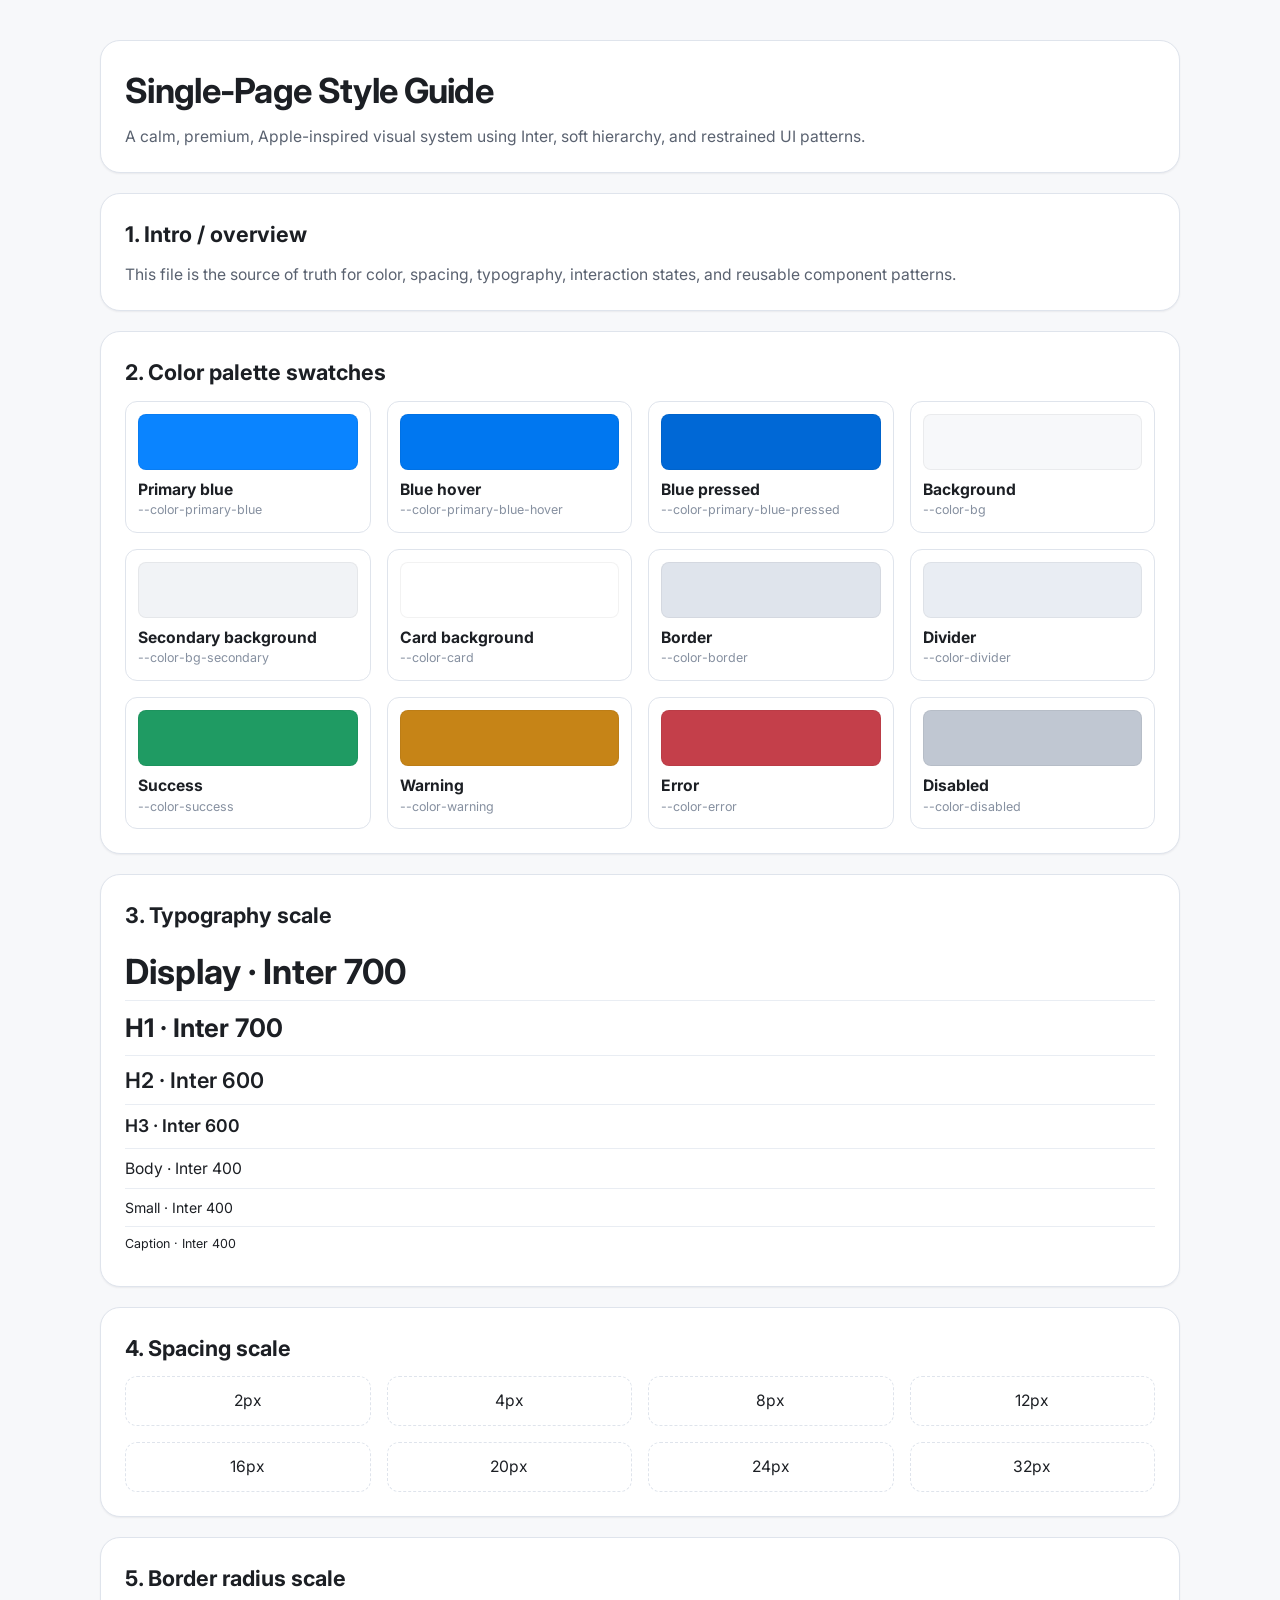
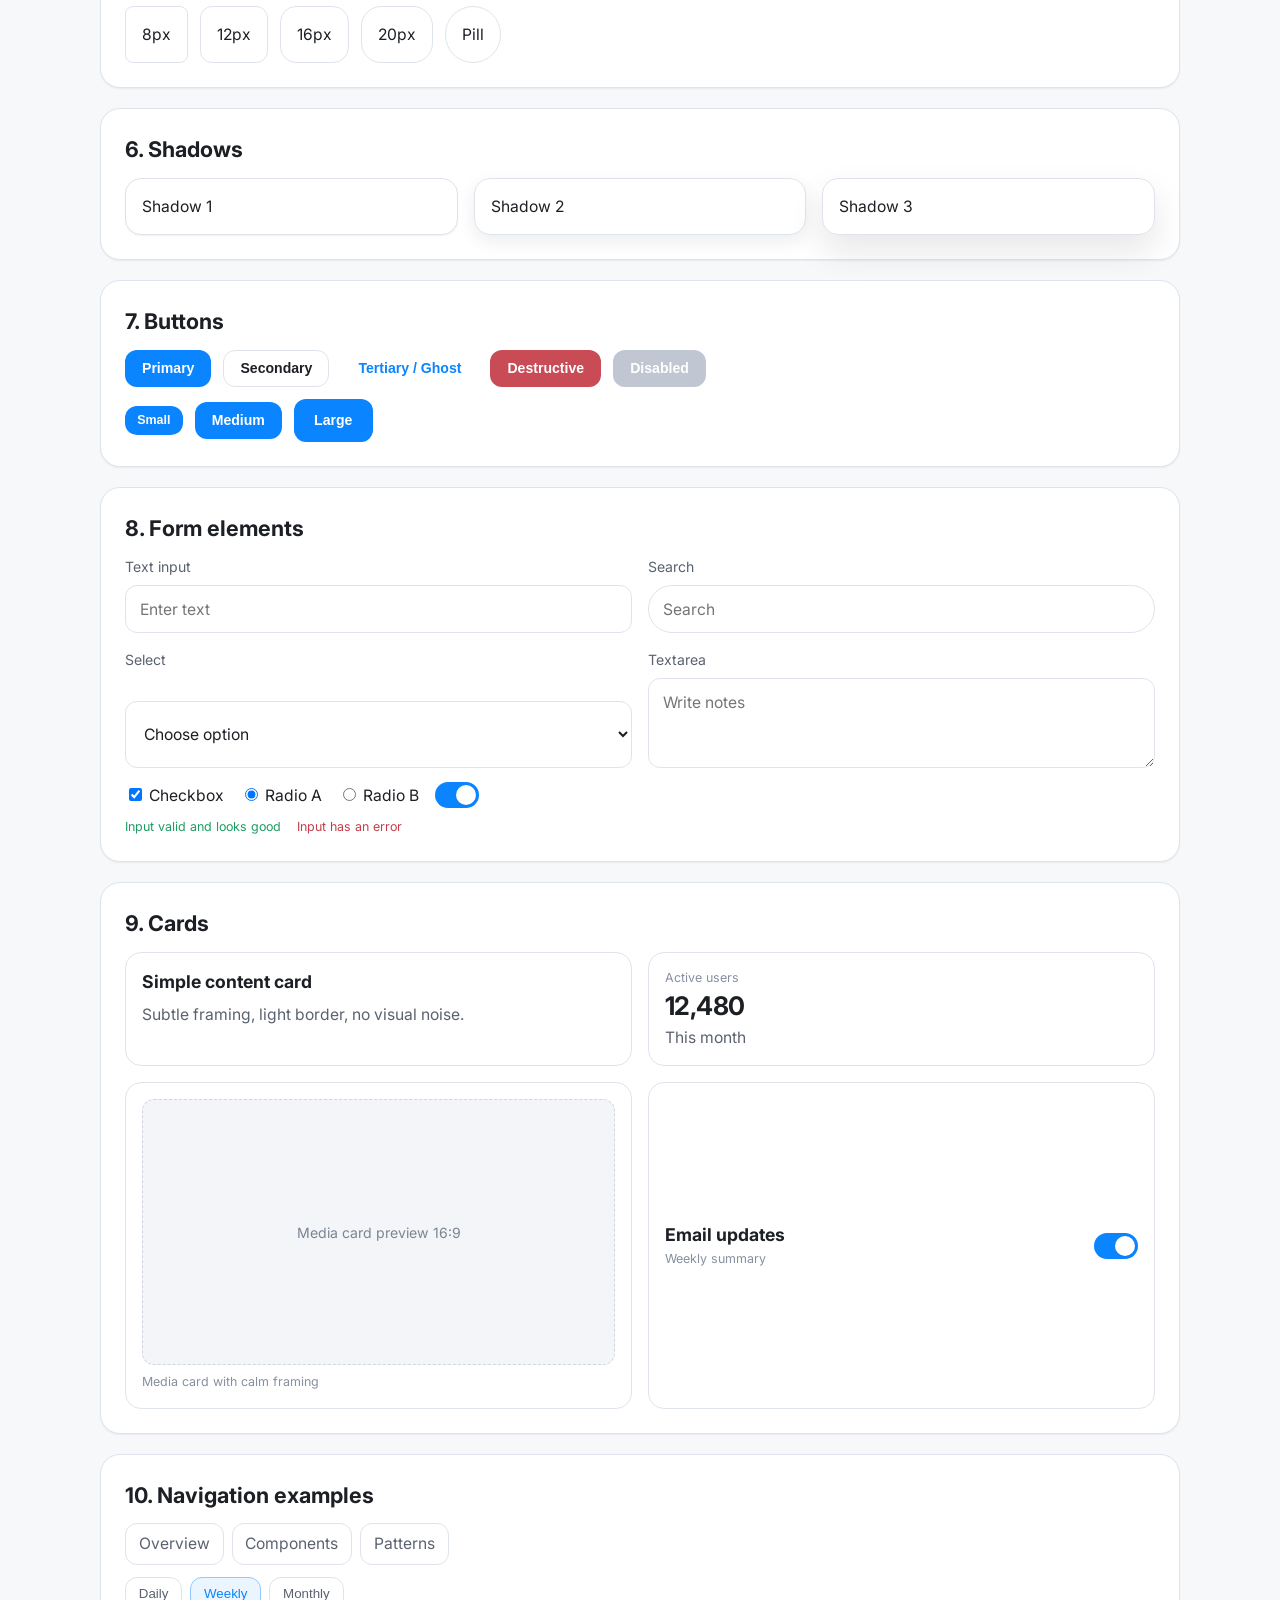
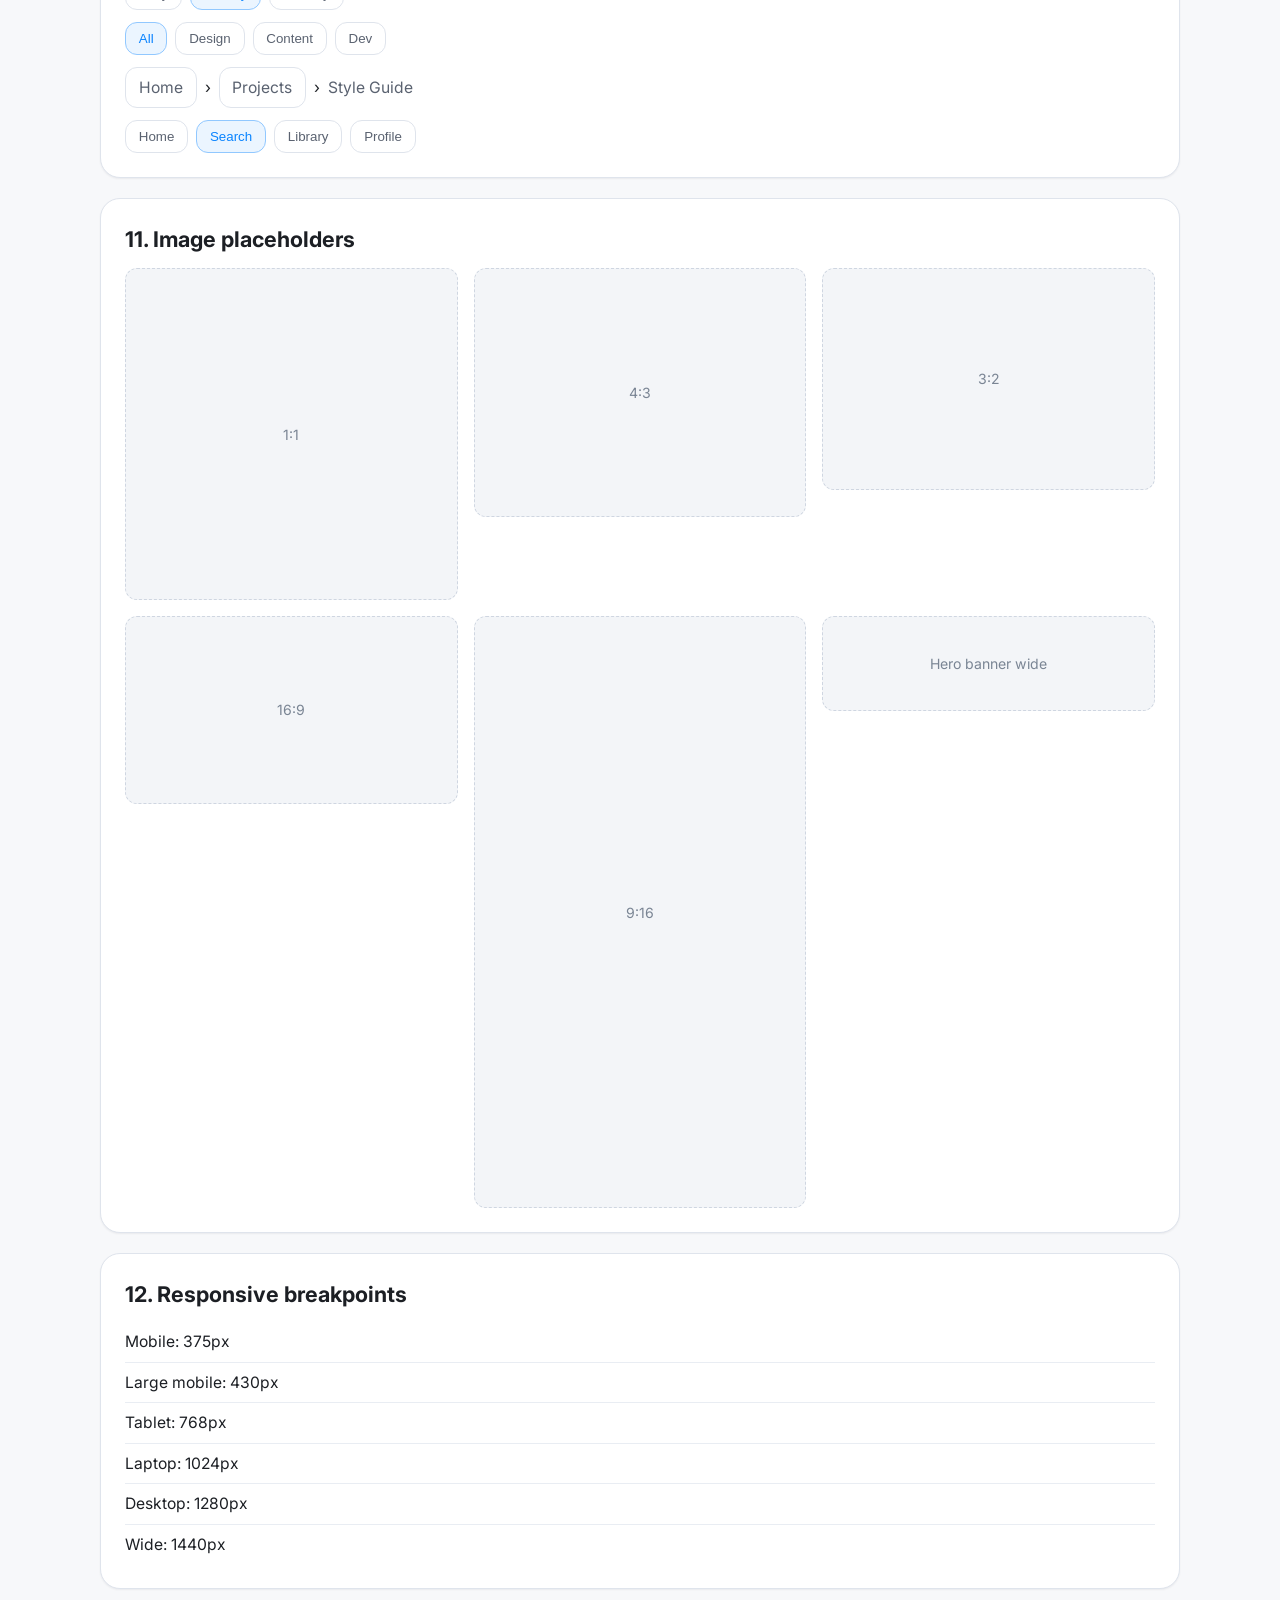
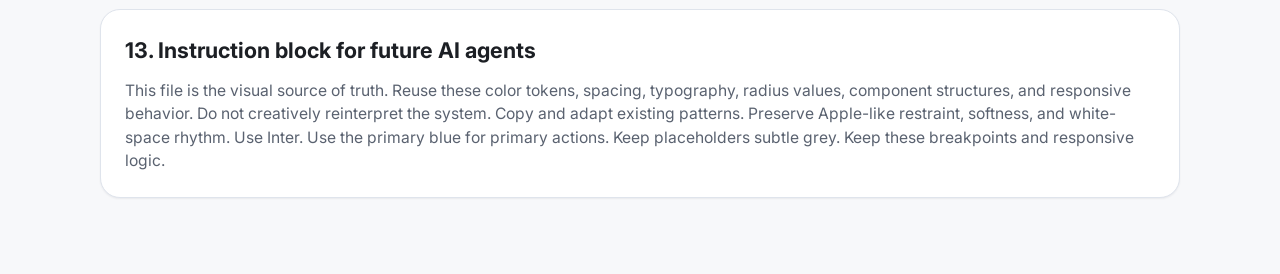
<file: style-guide.html>
<!doctype html>
<html lang="en">
<head>
  <meta charset="utf-8" />
  <meta name="viewport" content="width=device-width, initial-scale=1" />
  <title>Apple-Inspired Style Guide</title>
  <link rel="stylesheet" href="style-guide.css" />
</head>
<body>
  <main class="container">
    <section class="section">
      <h1>Single-Page Style Guide</h1>
      <p class="muted">A calm, premium, Apple-inspired visual system using Inter, soft hierarchy, and restrained UI patterns.</p>
    </section>

    <section class="section">
      <h2>1. Intro / overview</h2>
      <p class="muted">This file is the source of truth for color, spacing, typography, interaction states, and reusable component patterns.</p>
    </section>

    <section class="section">
      <h2>2. Color palette swatches</h2>
      <div class="grid grid-4">
        <div class="swatch"><div class="swatch-color" style="background:var(--color-primary-blue)"></div><strong>Primary blue</strong><div class="caption">--color-primary-blue</div></div>
        <div class="swatch"><div class="swatch-color" style="background:var(--color-primary-blue-hover)"></div><strong>Blue hover</strong><div class="caption">--color-primary-blue-hover</div></div>
        <div class="swatch"><div class="swatch-color" style="background:var(--color-primary-blue-pressed)"></div><strong>Blue pressed</strong><div class="caption">--color-primary-blue-pressed</div></div>
        <div class="swatch"><div class="swatch-color" style="background:var(--color-bg)"></div><strong>Background</strong><div class="caption">--color-bg</div></div>
        <div class="swatch"><div class="swatch-color" style="background:var(--color-bg-secondary)"></div><strong>Secondary background</strong><div class="caption">--color-bg-secondary</div></div>
        <div class="swatch"><div class="swatch-color" style="background:var(--color-card)"></div><strong>Card background</strong><div class="caption">--color-card</div></div>
        <div class="swatch"><div class="swatch-color" style="background:var(--color-border)"></div><strong>Border</strong><div class="caption">--color-border</div></div>
        <div class="swatch"><div class="swatch-color" style="background:var(--color-divider)"></div><strong>Divider</strong><div class="caption">--color-divider</div></div>
        <div class="swatch"><div class="swatch-color" style="background:var(--color-success)"></div><strong>Success</strong><div class="caption">--color-success</div></div>
        <div class="swatch"><div class="swatch-color" style="background:var(--color-warning)"></div><strong>Warning</strong><div class="caption">--color-warning</div></div>
        <div class="swatch"><div class="swatch-color" style="background:var(--color-error)"></div><strong>Error</strong><div class="caption">--color-error</div></div>
        <div class="swatch"><div class="swatch-color" style="background:var(--color-disabled)"></div><strong>Disabled</strong><div class="caption">--color-disabled</div></div>
      </div>
    </section>

    <section class="section">
      <h2>3. Typography scale</h2>
      <div class="type-line" style="font-size:var(--type-display);font-weight:700;line-height:1.15;">Display · Inter 700</div>
      <div class="type-line" style="font-size:var(--type-h1);font-weight:700;">H1 · Inter 700</div>
      <div class="type-line" style="font-size:var(--type-h2);font-weight:600;">H2 · Inter 600</div>
      <div class="type-line" style="font-size:var(--type-h3);font-weight:600;">H3 · Inter 600</div>
      <div class="type-line" style="font-size:var(--type-body);">Body · Inter 400</div>
      <div class="type-line" style="font-size:var(--type-small);">Small · Inter 400</div>
      <div class="type-line" style="font-size:var(--type-caption);">Caption · Inter 400</div>
    </section>

    <section class="section">
      <h2>4. Spacing scale</h2>
      <div class="grid grid-4">
        <div class="scale-item">2px</div><div class="scale-item">4px</div><div class="scale-item">8px</div><div class="scale-item">12px</div>
        <div class="scale-item">16px</div><div class="scale-item">20px</div><div class="scale-item">24px</div><div class="scale-item">32px</div>
      </div>
    </section>

    <section class="section">
      <h2>5. Border radius scale</h2>
      <div class="demo-row">
        <div class="card" style="border-radius:var(--radius-8)">8px</div>
        <div class="card" style="border-radius:var(--radius-12)">12px</div>
        <div class="card" style="border-radius:var(--radius-16)">16px</div>
        <div class="card" style="border-radius:var(--radius-20)">20px</div>
        <div class="card" style="border-radius:var(--radius-pill)">Pill</div>
      </div>
    </section>

    <section class="section">
      <h2>6. Shadows</h2>
      <div class="grid grid-3">
        <div class="card" style="box-shadow:var(--shadow-1)">Shadow 1</div>
        <div class="card" style="box-shadow:var(--shadow-2)">Shadow 2</div>
        <div class="card" style="box-shadow:var(--shadow-3)">Shadow 3</div>
      </div>
    </section>

    <section class="section">
      <h2>7. Buttons</h2>
      <div class="demo-row">
        <button class="btn btn-primary">Primary</button>
        <button class="btn btn-secondary">Secondary</button>
        <button class="btn btn-ghost">Tertiary / Ghost</button>
        <button class="btn btn-danger">Destructive</button>
        <button class="btn btn-disabled" disabled>Disabled</button>
      </div>
      <div class="demo-row" style="margin-top:12px">
        <button class="btn btn-primary btn-sm">Small</button>
        <button class="btn btn-primary">Medium</button>
        <button class="btn btn-primary btn-lg">Large</button>
      </div>
    </section>

    <section class="section">
      <h2>8. Form elements</h2>
      <div class="grid grid-2">
        <div class="field"><label class="label">Text input</label><input class="input" placeholder="Enter text" /></div>
        <div class="field"><label class="label">Search</label><input class="search" placeholder="Search" /></div>
        <div class="field"><label class="label">Select</label><select class="select"><option>Choose option</option><option>Option one</option></select></div>
        <div class="field"><label class="label">Textarea</label><textarea class="textarea" placeholder="Write notes"></textarea></div>
      </div>
      <div class="control-row" style="margin-top:14px">
        <label><input type="checkbox" checked /> Checkbox</label>
        <label><input type="radio" name="r" checked /> Radio A</label>
        <label><input type="radio" name="r" /> Radio B</label>
        <label class="switch"><input type="checkbox" checked /><span class="slider"></span></label>
      </div>
      <div class="control-row" style="margin-top:10px">
        <span class="validation-ok">Input valid and looks good</span>
        <span class="validation-err">Input has an error</span>
      </div>
    </section>

    <section class="section">
      <h2>9. Cards</h2>
      <div class="grid grid-2">
        <article class="card"><h3>Simple content card</h3><p class="muted">Subtle framing, light border, no visual noise.</p></article>
        <article class="card"><p class="caption">Active users</p><div class="stats">12,480</div><p class="muted">This month</p></article>
        <article class="card"><div class="placeholder ratio-16x9">Media card preview 16:9</div><p class="caption" style="margin-top:8px">Media card with calm framing</p></article>
        <article class="card settings-row"><div><h3 style="margin-bottom:2px">Email updates</h3><p class="caption">Weekly summary</p></div><label class="switch"><input type="checkbox" checked /><span class="slider"></span></label></article>
      </div>
    </section>

    <section class="section">
      <h2>10. Navigation examples</h2>
      <nav class="top-nav" aria-label="top"><a href="#">Overview</a><a href="#">Components</a><a href="#" class="active">Patterns</a></nav>
      <div class="segmented" style="margin-top:12px"><button>Daily</button><button class="active">Weekly</button><button>Monthly</button></div>
      <div class="tabs" style="margin-top:12px"><button class="active">All</button><button>Design</button><button>Content</button><button>Dev</button></div>
      <div class="breadcrumbs" style="margin-top:12px"><a href="#">Home</a><span>›</span><a href="#">Projects</a><span>›</span><span class="muted">Style Guide</span></div>
      <div class="bottom-nav" style="margin-top:12px"><button>Home</button><button class="active">Search</button><button>Library</button><button>Profile</button></div>
    </section>

    <section class="section">
      <h2>11. Image placeholders</h2>
      <div class="grid grid-3">
        <div class="placeholder ratio-1x1">1:1</div>
        <div class="placeholder ratio-4x3">4:3</div>
        <div class="placeholder ratio-3x2">3:2</div>
        <div class="placeholder ratio-16x9">16:9</div>
        <div class="placeholder ratio-9x16">9:16</div>
        <div class="placeholder ratio-hero">Hero banner wide</div>
      </div>
    </section>

    <section class="section">
      <h2>12. Responsive breakpoints</h2>
      <div class="breakpoint-list">
        <div>Mobile: 375px</div>
        <div>Large mobile: 430px</div>
        <div>Tablet: 768px</div>
        <div>Laptop: 1024px</div>
        <div>Desktop: 1280px</div>
        <div>Wide: 1440px</div>
      </div>
    </section>

    <section class="section">
      <h2>13. Instruction block for future AI agents</h2>
      <p class="muted">This file is the visual source of truth. Reuse these color tokens, spacing, typography, radius values, component structures, and responsive behavior. Do not creatively reinterpret the system. Copy and adapt existing patterns. Preserve Apple-like restraint, softness, and white-space rhythm. Use Inter. Use the primary blue for primary actions. Keep placeholders subtle grey. Keep these breakpoints and responsive logic.</p>
    </section>

    <!--
      AI SOURCE-OF-TRUTH INSTRUCTIONS
      1) This file is the visual source of truth.
      2) Reuse colors, spacing, type styles, radii, shadows, and component patterns from this file.
      3) Do not creatively reinterpret the system.
      4) Prefer copying and adapting existing patterns in this file.
      5) Preserve Apple-like restraint, spacing, and softness.
      6) Use Inter throughout.
      7) Use primary blue for primary actions and focus states.
      8) Keep placeholders subtle grey.
      9) Maintain the same breakpoints and responsive logic.
    -->
  </main>
</body>
</html>
</file>
<file: components-library.css>
@import url('./style-guide.css');

:root {
  --ui-bg: #f7f8fa;
  --ui-surface: #ffffff;
  --ui-surface-muted: #f1f3f6;
  --ui-border: #dfe4ec;
  --ui-text: #1c1f24;
  --ui-text-muted: #5a6270;
}

[data-theme="dark"] {
  --ui-bg: #0f1217;
  --ui-surface: #171b22;
  --ui-surface-muted: #1d2430;
  --ui-border: #2a3341;
  --ui-text: #e7ebf2;
  --ui-text-muted: #a7b0bf;
}

body {
  background: var(--ui-bg);
  color: var(--ui-text);
  margin: 0;
}

.top-nav {
  position: sticky;
  top: 0;
  z-index: 50;
  display: grid;
  grid-template-columns: auto 1fr auto;
  align-items: center;
  gap: 12px;
  padding: 10px 16px;
  backdrop-filter: blur(12px);
  background: color-mix(in srgb, var(--ui-bg) 80%, transparent 20%);
  border-bottom: 1px solid var(--ui-border);
}

.site-title {
  margin: 0;
  font-size: var(--type-small);
  color: var(--ui-text-muted);
  justify-self: end;
}

.nav-links { display: flex; gap: 10px; align-items: center; justify-content: center; }
.nav-dropdown summary,
.theme-switch,
.hamburger {
  border: 1px solid var(--ui-border);
  background: var(--ui-surface);
  color: var(--ui-text);
  border-radius: 10px;
  padding: 7px 10px;
  cursor: pointer;
  font-size: var(--type-small);
}

.nav-dropdown { position: relative; }
.nav-dropdown-menu {
  position: absolute;
  top: calc(100% + 8px);
  left: 0;
  width: 240px;
  display: grid;
  gap: 2px;
  border: 1px solid var(--ui-border);
  background: var(--ui-surface);
  border-radius: 12px;
  padding: 8px;
}
.nav-dropdown-menu a,
.mobile-menu a {
  text-decoration: none;
  color: var(--ui-text-muted);
  font-size: var(--type-small);
  padding: 8px;
  border-radius: 8px;
}
.nav-dropdown-menu a:hover,
.mobile-menu a:hover { background: var(--ui-surface-muted); color: var(--ui-text); }

.mobile-menu {
  display: none;
  border-bottom: 1px solid var(--ui-border);
  background: var(--ui-surface);
  padding: 10px 16px;
  grid-template-columns: repeat(2, minmax(0,1fr));
  gap: 4px;
}

.page {
  width: min(1320px, 100% - 64px);
  margin: 0 auto;
  padding: 64px 0 104px;
  color: var(--ui-text);
}

.library-shell { display: block; }

.content {
  max-width: 1120px;
  margin: 0 auto;
}

h1 {
  font-size: var(--type-display);
  letter-spacing: -0.024em;
  line-height: 1.08;
  margin: 0 0 12px;
  max-width: 16ch;
}

h2 {
  font-size: var(--type-h1);
  letter-spacing: -0.016em;
  line-height: 1.16;
  margin: 0 0 12px;
}

h3 {
  font-size: var(--type-h3);
  margin: 0 0 8px;
  letter-spacing: -0.01em;
}

p { margin: 0; }

.lead {
  color: var(--ui-text-muted);
  max-width: 66ch;
  line-height: 1.6;
}

.kicker {
  font-size: var(--type-caption);
  text-transform: uppercase;
  letter-spacing: .05em;
  color: var(--color-primary-blue);
  font-weight: 700;
}

.page > .library-shell .content > section {
  padding: clamp(44px, 5.2vw, 86px) 0;
  border-bottom: 1px solid var(--ui-border);
}

.page > .library-shell .content > section:last-child { border-bottom: 0; }

.section-intro {
  display: grid;
  gap: 12px;
}

.principles {
  display: flex;
  flex-wrap: wrap;
  gap: 8px;
  margin-top: 6px;
}

.principle {
  border-radius: 999px;
  border: 1px solid color-mix(in srgb, var(--color-primary-blue) 24%, white 76%);
  background: color-mix(in srgb, var(--color-primary-blue) 8%, white 92%);
  color: color-mix(in srgb, var(--ui-text) 84%, var(--color-primary-blue) 16%);
  padding: 6px 12px;
  font-size: var(--type-caption);
}

.row { display: flex; flex-wrap: wrap; gap: 10px; align-items: center; }
.grid-2, .grid-3, .grid-4 { display: grid; gap: 14px; }
.grid-2 { grid-template-columns: repeat(2, minmax(0,1fr)); }
.grid-3 { grid-template-columns: repeat(3, minmax(0,1fr)); }
.grid-4 { grid-template-columns: repeat(4, minmax(0,1fr)); }

.block {
  background: var(--ui-surface);
  border-radius: var(--radius-16);
  padding: 20px;
  border: 1px solid var(--ui-border);
}

.soft {
  background: var(--ui-surface-muted);
  border-radius: var(--radius-16);
  padding: 18px;
}

.note { color: var(--ui-text-muted); font-size: var(--type-small); }
.tag { padding: 4px 10px; border-radius: 999px; background: #eef4ff; color: var(--color-primary-blue); font-size: var(--type-caption); }

.swatch-grid { display:grid; grid-template-columns: repeat(6,minmax(0,1fr)); gap: 10px; }
.swatch { background:#fff; border-radius: 12px; padding: 8px; border: 1px solid color-mix(in srgb, var(--ui-border) 80%, white 20%); }
.swatch-chip {
  height: 42px;
  border-radius: 10px;
  margin-bottom: 6px;
  border: 1px solid rgba(20, 28, 40, 0.14);
  box-shadow: inset 0 0 0 1px rgba(255,255,255,0.25);
}
.swatch small { color: var(--ui-text-muted); font-size: var(--type-caption); }
.type-spec { padding: 8px 0; border-bottom: 1px solid var(--ui-border); }
.type-spec:last-child { border-bottom: 0; }
.scale-row { display:flex; gap: 8px; flex-wrap: wrap; }
.scale-pill { background:#fff; border-radius: 999px; padding: 6px 10px; font-size: var(--type-caption); color: var(--ui-text-muted); border: 1px solid color-mix(in srgb, var(--ui-border) 82%, white 18%); }

.hero {
  padding: clamp(20px, 2.8vw, 32px);
  border-radius: var(--radius-20);
  background: linear-gradient(180deg, #ffffff, #fafcff);
  border: 1px solid color-mix(in srgb, var(--ui-border) 76%, white 24%);
}
.hero p { color: var(--ui-text-muted); max-width: 62ch; }
.hero-split { display:grid; grid-template-columns: 1.2fr 1fr; gap: 20px; align-items: center; }
.media {
  min-height: 180px;
  border-radius: var(--radius-16);
  background: #eef2f8;
  display: grid;
  place-items: center;
  color: #77839a;
  font-size: var(--type-small);
}

.feature {
  padding: 14px;
  border-radius: 12px;
  background: #f9fbff;
}

.stat { background:#fff; border-radius: 12px; padding: 12px; border: 1px solid color-mix(in srgb, var(--ui-border) 72%, white 28%); }
.stat strong { display:block; font-size: 1.2rem; letter-spacing: -.01em; }

.review { background:#fff; border-radius: 14px; padding: 14px; border: 1px solid color-mix(in srgb, var(--ui-border) 75%, white 25%); }
.review blockquote { margin: 0; }
.review small { color: var(--ui-text-muted); }

.faq details {
  padding: 10px 0;
  border-top: 1px solid var(--ui-border);
}
.faq details:first-child { border-top: 0; }
.faq summary { cursor: pointer; font-weight: 600; }
.faq p { margin-top: 8px; color: var(--ui-text-muted); }

.table {
  border-radius: 14px;
  overflow-x: auto;
  overflow-y: hidden;
  background: #fff;
  border: 1px solid color-mix(in srgb, var(--ui-border) 76%, white 24%);
}
.table .head, .table .r {
  display: grid;
  grid-template-columns: 1.2fr 1fr 1fr;
  min-width: 420px;
}
.table .head { background: #f3f7ff; font-weight: 600; }
.table .head > div, .table .r > div { padding: 10px 12px; border-bottom: 1px solid var(--ui-border); white-space: nowrap; }

.semantic-table .head,
.semantic-table .r {
  grid-template-columns: 1fr .8fr 1.2fr;
  min-width: 560px;
}

.state-grid {
  display: grid;
  gap: 12px;
  grid-template-columns: repeat(4, minmax(0, 1fr));
}

.state-card {
  background: #fff;
  border-radius: 12px;
  border: 1px solid color-mix(in srgb, var(--ui-border) 78%, white 22%);
  padding: 14px;
}

.rule-grid {
  display: grid;
  gap: 10px;
  grid-template-columns: repeat(2, minmax(0, 1fr));
}

.checklist {
  margin: 0;
  padding: 0 0 0 20px;
  display: grid;
  gap: 8px;
  color: var(--ui-text-muted);
  max-width: 68ch;
}

.timeline { padding-left: 14px; border-left: 2px solid var(--ui-border); }
.timeline article { margin-bottom: 10px; }

.footer-mini { color: var(--ui-text-muted); font-size: var(--type-caption); display:flex; gap:12px; flex-wrap:wrap; }

.group {
  display: grid;
  gap: 14px;
  margin: 0 0 26px;
}

.full-bleed-media {
  width: 100vw;
  margin: 28px 0 28px 50%;
  transform: translateX(-50%);
  min-height: clamp(220px, 36vw, 420px);
  border-radius: 0;
  background: linear-gradient(135deg, #dde8f9, #c8d6ee);
  color: #51617d;
  display: grid;
  place-items: center;
  font-weight: 600;
}

.full-bleed-media.alt {
  background: linear-gradient(135deg, #e8edf5, #d3deef);
}

.media-card {
  background: #fff;
  border: 1px solid color-mix(in srgb, var(--ui-border) 76%, white 24%);
  border-radius: var(--radius-16);
  overflow: hidden;
}

.media-card-image {
  min-height: 180px;
  background: #e8eef8;
  color: #5f6f89;
  display: grid;
  place-items: center;
  font-size: var(--type-small);
}

.media-card-body {
  padding: 16px;
  display: grid;
  gap: 8px;
}

.media-card-bottom .media-card-body {
  order: 1;
}

.link {
  color: var(--color-primary-blue);
  text-decoration: none;
  font-size: var(--type-small);
  font-weight: 600;
}

.segmented {
  display: inline-flex;
  gap: 0;
  border: 1px solid color-mix(in srgb, var(--ui-border) 78%, white 22%);
  border-radius: 11px;
  overflow: hidden;
}

.segmented .btn {
  border-radius: 0;
  border: 0;
  margin: 0;
}

.segmented .btn + .btn {
  border-left: 1px solid color-mix(in srgb, var(--ui-border) 78%, white 22%);
}

.avatar-row {
  display: flex;
  gap: 8px;
}

.avatar {
  width: 36px;
  height: 36px;
  border-radius: 999px;
  background: #e4ebf8;
  color: #4d5f7d;
  display: grid;
  place-items: center;
  font-size: var(--type-caption);
  font-weight: 700;
}

.copy-toggle {
  border: 1px solid color-mix(in srgb, var(--ui-border) 78%, white 22%);
  border-radius: 12px;
  background: #fff;
}

.copy-toggle summary {
  cursor: pointer;
  padding: 10px 12px;
  font-size: var(--type-small);
  font-weight: 600;
  color: var(--ui-text);
}

.code-wrap {
  border-top: 1px solid var(--ui-border);
  padding: 10px;
}

.copy-btn {
  border: 1px solid color-mix(in srgb, var(--ui-border) 78%, white 22%);
  background: #f8faff;
  color: var(--ui-text);
  border-radius: 8px;
  padding: 6px 10px;
  font-size: var(--type-caption);
  cursor: pointer;
  margin-bottom: 8px;
}

.code-wrap pre {
  margin: 0;
  white-space: pre-wrap;
  background: #f5f8ff;
  border: 1px solid color-mix(in srgb, var(--ui-border) 78%, white 22%);
  border-radius: 10px;
  padding: 10px;
  font-size: 12px;
  line-height: 1.45;
  overflow-x: auto;
}

.media-side-grid {
  display: grid;
  gap: 12px;
}

.media-card-side {
  display: grid;
  grid-template-columns: 1fr;
}

@media (min-width: 1025px) {
  .media-card-side {
    grid-template-columns: 1fr 1.2fr;
  }

  .media-card-side-reverse .media-card-image {
    order: 2;
  }

  .media-card-side-reverse .media-card-body {
    order: 1;
  }
}

@media (max-width: 1024px) {
  .grid-4,
  .state-grid { grid-template-columns: repeat(2, minmax(0,1fr)); }
  .hero-split,
  .rule-grid { grid-template-columns: 1fr; }
  .swatch-grid { grid-template-columns: repeat(3,minmax(0,1fr)); }
  .page { width: min(1320px, 100% - 40px); }
}

@media (max-width: 860px) {
  .site-title { display: none; }
  .nav-dropdown { display: none; }
  .hamburger { display: inline-flex; }
  .mobile-menu[hidden] { display: none; }
  .mobile-menu { display: grid; }
}

@media (min-width: 861px) {
  .hamburger { display: none; }
  .mobile-menu { display: none !important; }
}

@media (max-width: 768px) {
  .page {
    width: min(1320px, 100% - 24px);
    padding: 34px 0 60px;
  }
  .grid-2, .grid-3, .grid-4, .swatch-grid, .state-grid { grid-template-columns: 1fr; }
  .hero { padding: 20px; }
}
</file>
<file: style-guide.css>
@import url('https://fonts.googleapis.com/css2?family=Inter:wght@400;500;600;700;800&display=swap');

:root {
  /* Core colors */
  --color-primary-blue: #0a84ff;
  --color-primary-blue-hover: #0077f0;
  --color-primary-blue-pressed: #0068d6;

  --color-bg: #f7f8fa;
  --color-bg-secondary: #f1f3f6;
  --color-card: #ffffff;

  --color-text-primary: #1c1f24;
  --color-text-secondary: #5a6270;
  --color-text-tertiary: #8690a0;

  --color-border: #dfe4ec;
  --color-divider: #e9edf3;

  --color-success: #1f9b63;
  --color-warning: #c68417;
  --color-error: #c43f4a;
  --color-disabled: #c0c7d2;

  /* Typography scale */
  --type-display: clamp(2rem, 2.7vw, 2.8rem);
  --type-h1: clamp(1.6rem, 2vw, 2rem);
  --type-h2: 1.35rem;
  --type-h3: 1.1rem;
  --type-body: 0.98rem;
  --type-small: 0.88rem;
  --type-caption: 0.78rem;

  /* Spacing */
  --space-2: 0.125rem;
  --space-4: 0.25rem;
  --space-8: 0.5rem;
  --space-12: 0.75rem;
  --space-16: 1rem;
  --space-20: 1.25rem;
  --space-24: 1.5rem;
  --space-32: 2rem;
  --space-40: 2.5rem;
  --space-56: 3.5rem;

  /* Radius */
  --radius-8: 8px;
  --radius-12: 12px;
  --radius-16: 16px;
  --radius-20: 20px;
  --radius-pill: 999px;

  /* Shadows */
  --shadow-1: 0 1px 2px rgba(16, 24, 40, 0.06);
  --shadow-2: 0 6px 18px rgba(16, 24, 40, 0.08);
  --shadow-3: 0 16px 34px rgba(16, 24, 40, 0.1);

  /* Breakpoints */
  --bp-mobile: 375px;
  --bp-mobile-lg: 430px;
  --bp-tablet: 768px;
  --bp-laptop: 1024px;
  --bp-desktop: 1280px;
  --bp-wide: 1440px;
}

* { box-sizing: border-box; }

body {
  margin: 0;
  font-family: 'Inter', -apple-system, BlinkMacSystemFont, 'Segoe UI', sans-serif;
  background: var(--color-bg);
  color: var(--color-text-primary);
  font-size: var(--type-body);
  line-height: 1.5;
}

.container {
  max-width: 1120px;
  margin: 0 auto;
  padding: var(--space-40) var(--space-20) var(--space-56);
}

.section {
  background: var(--color-card);
  border: 1px solid var(--color-border);
  border-radius: var(--radius-20);
  padding: var(--space-24);
  margin-bottom: var(--space-20);
  box-shadow: var(--shadow-1);
}

h1, h2, h3, p { margin: 0; }

h1 { font-size: var(--type-display); letter-spacing: -0.02em; margin-bottom: var(--space-8); }
h2 { font-size: var(--type-h2); margin-bottom: var(--space-12); }
h3 { font-size: var(--type-h3); margin-bottom: var(--space-8); }
.muted { color: var(--color-text-secondary); }
.caption { font-size: var(--type-caption); color: var(--color-text-tertiary); }

.grid { display: grid; gap: var(--space-16); }
.grid-2 { grid-template-columns: repeat(2, minmax(0, 1fr)); }
.grid-3 { grid-template-columns: repeat(3, minmax(0, 1fr)); }
.grid-4 { grid-template-columns: repeat(4, minmax(0, 1fr)); }

.swatch {
  border: 1px solid var(--color-border);
  border-radius: var(--radius-12);
  padding: var(--space-12);
  background: #fff;
}
.swatch-color {
  height: 56px;
  border-radius: var(--radius-8);
  border: 1px solid rgba(0,0,0,0.05);
  margin-bottom: var(--space-8);
}

.type-line { padding: var(--space-8) 0; border-bottom: 1px solid var(--color-divider); }
.type-line:last-child { border-bottom: 0; }

.scale-item {
  border: 1px dashed var(--color-border);
  border-radius: var(--radius-12);
  padding: var(--space-12);
  text-align: center;
}

.demo-row { display: flex; flex-wrap: wrap; gap: var(--space-12); align-items: center; }

.btn {
  border: 1px solid transparent;
  border-radius: var(--radius-12);
  padding: 0.6rem 1rem;
  font-weight: 600;
  font-size: var(--type-small);
  cursor: pointer;
}
.btn:focus-visible,
.input:focus-visible,
.select:focus-visible,
.textarea:focus-visible,
.search:focus-visible {
  outline: 2px solid color-mix(in srgb, var(--color-primary-blue) 40%, transparent);
  outline-offset: 2px;
}

.btn-primary { background: var(--color-primary-blue); color: #fff; }
.btn-primary:hover { background: var(--color-primary-blue-hover); }
.btn-primary:active { background: var(--color-primary-blue-pressed); }
.btn-secondary { background: #fff; border-color: var(--color-border); color: var(--color-text-primary); }
.btn-ghost { background: transparent; color: var(--color-primary-blue); }
.btn-danger { background: color-mix(in srgb, var(--color-error) 94%, white); color: #fff; }
.btn-disabled { background: var(--color-disabled); color: #fff; cursor: not-allowed; }
.btn-sm { padding: 0.42rem 0.7rem; font-size: var(--type-caption); }
.btn-lg { padding: 0.78rem 1.2rem; }

.field { display: grid; gap: var(--space-8); }
.label { font-size: var(--type-small); color: var(--color-text-secondary); }
.input, .textarea, .select, .search {
  width: 100%;
  border: 1px solid var(--color-border);
  border-radius: var(--radius-12);
  padding: 0.7rem 0.85rem;
  font: inherit;
  background: #fff;
  color: var(--color-text-primary);
}
.search { border-radius: var(--radius-pill); }
.textarea { min-height: 90px; resize: vertical; }
.validation-ok { color: var(--color-success); font-size: var(--type-caption); }
.validation-err { color: var(--color-error); font-size: var(--type-caption); }

.control-row { display: flex; gap: var(--space-16); align-items: center; flex-wrap: wrap; }

.switch {
  position: relative;
  width: 44px;
  height: 26px;
  display: inline-block;
}
.switch input { opacity: 0; width: 0; height: 0; }
.slider {
  position: absolute;
  inset: 0;
  background: var(--color-disabled);
  border-radius: var(--radius-pill);
  transition: 0.2s ease;
}
.slider::before {
  content: '';
  position: absolute;
  left: 3px;
  top: 3px;
  width: 20px;
  height: 20px;
  border-radius: 50%;
  background: #fff;
  box-shadow: var(--shadow-1);
  transition: 0.2s ease;
}
.switch input:checked + .slider { background: var(--color-primary-blue); }
.switch input:checked + .slider::before { transform: translateX(18px); }

.card {
  border: 1px solid var(--color-border);
  border-radius: var(--radius-16);
  background: #fff;
  padding: var(--space-16);
}
.stats { font-size: var(--type-h1); font-weight: 700; letter-spacing: -0.02em; }
.settings-row { display: flex; justify-content: space-between; align-items: center; }

.top-nav,
.bottom-nav,
.segmented,
.tabs,
.breadcrumbs {
  display: flex;
  gap: var(--space-8);
  align-items: center;
  flex-wrap: wrap;
}
.top-nav a,
.breadcrumbs a,
.tabs button,
.segmented button,
.bottom-nav button {
  border: 1px solid var(--color-border);
  background: #fff;
  border-radius: var(--radius-12);
  padding: 0.5rem 0.8rem;
  color: var(--color-text-secondary);
  text-decoration: none;
}
.tabs .active,
.segmented .active,
.bottom-nav .active { color: var(--color-primary-blue); border-color: color-mix(in srgb, var(--color-primary-blue) 45%, #fff); background: color-mix(in srgb, var(--color-primary-blue) 8%, #fff); }

.placeholder {
  border: 1px dashed #cfd6e1;
  border-radius: var(--radius-12);
  background: #f3f5f8;
  display: grid;
  place-items: center;
  color: #7a8594;
  font-size: var(--type-small);
  min-height: 80px;
}
.ratio-1x1 { aspect-ratio: 1 / 1; }
.ratio-4x3 { aspect-ratio: 4 / 3; }
.ratio-3x2 { aspect-ratio: 3 / 2; }
.ratio-16x9 { aspect-ratio: 16 / 9; }
.ratio-9x16 { aspect-ratio: 9 / 16; }
.ratio-hero { aspect-ratio: 21 / 6; }

.breakpoint-list div { padding: var(--space-8) 0; border-bottom: 1px solid var(--color-divider); }
.breakpoint-list div:last-child { border-bottom: 0; }

@media (max-width: 1024px) {
  .grid-4 { grid-template-columns: repeat(2, minmax(0,1fr)); }
  .grid-3 { grid-template-columns: repeat(2, minmax(0,1fr)); }
}

@media (max-width: 768px) {
  .container { padding: var(--space-24) var(--space-16) var(--space-40); }
  .grid-2, .grid-3, .grid-4 { grid-template-columns: 1fr; }
  .section { padding: var(--space-16); border-radius: var(--radius-16); }
}
</file>
